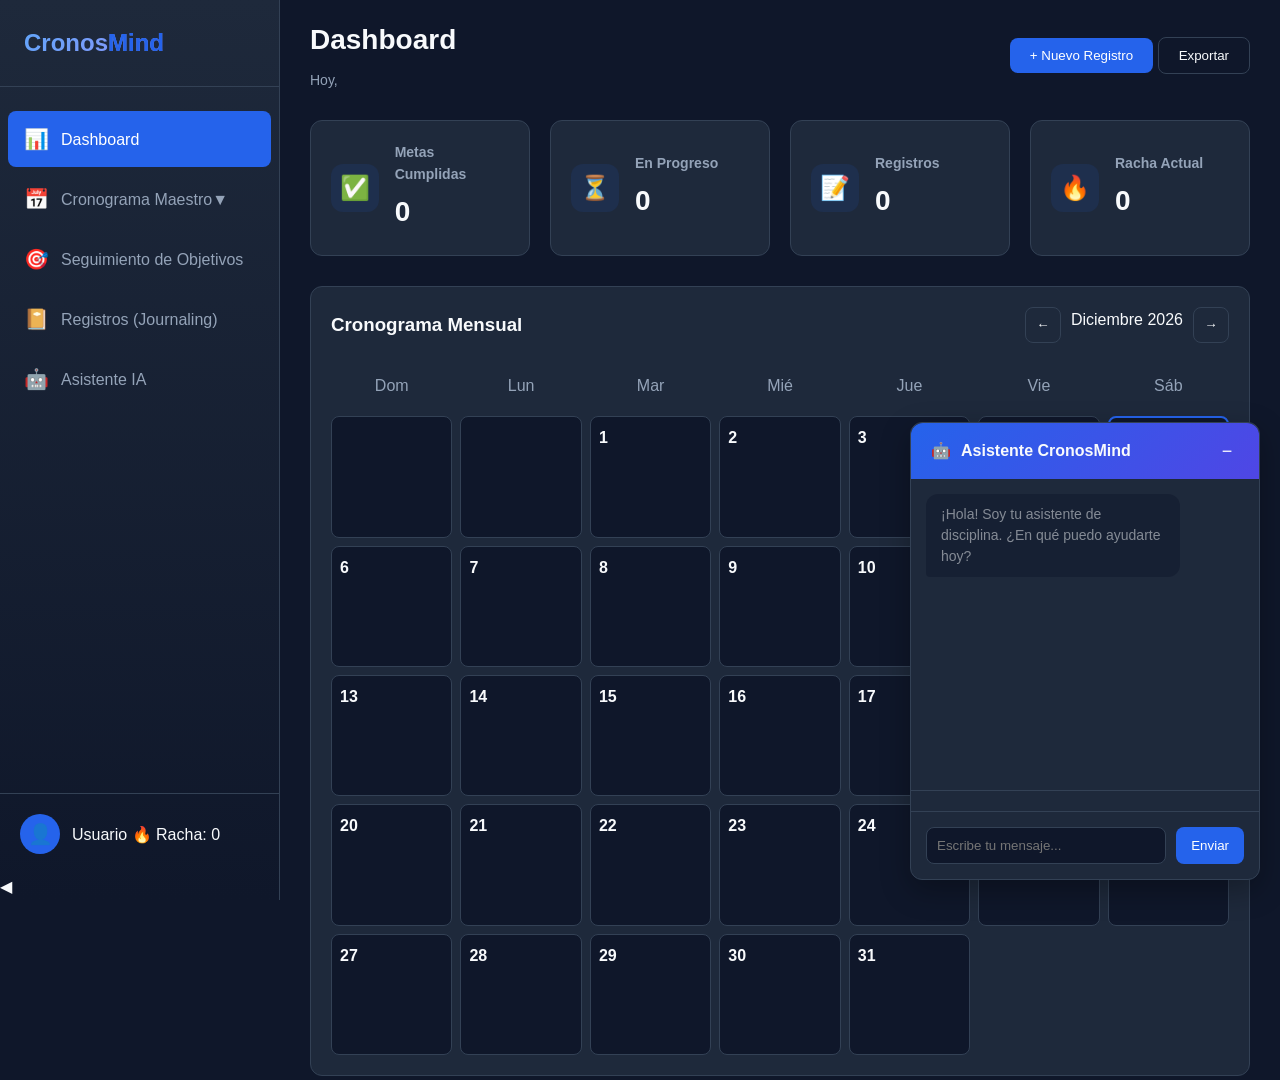
<file: index.html>
<!DOCTYPE html>
<html lang="es">
<head>
    <meta charset="UTF-8">
    <meta name="viewport" content="width=device-width, initial-scale=1.0">
    <title>CronosMind - Inicio</title>
    <!-- Redirección automática al dashboard -->
    <meta http-equiv="refresh" content="0; url=dashboard.html">
    <!-- Enlaces necesarios para el precargado -->
    <link rel="stylesheet" href="css/style.css">
    <link rel="manifest" href="manifest.json">
</head>
<body>
    <div style="display: flex; justify-content: center; align-items: center; height: 100vh; background: #0f172a; color: white;">
        <div style="text-align: center;">
            <h1 style="color: #2563eb;">CronosMind</h1>
            <p>Cargando sistema de disciplina personal...</p>
            <div style="width: 50px; height: 50px; border: 3px solid #2563eb; border-top-color: transparent; border-radius: 50%; margin: 20px auto; animation: spin 1s linear infinite;"></div>
        </div>
    </div>
    <style>
        @keyframes spin { to { transform: rotate(360deg); } }
    </style>
    <!-- Precargar datos esenciales -->
    <script src="js/main.js"></script>
    <script>
        // Inicializar sistema inmediatamente
        document.addEventListener('DOMContentLoaded', () => {
            window.cronosMind = new CronosMind();
            // La redirección ocurre automáticamente
        });
    </script>
</body>
</html>
</file>
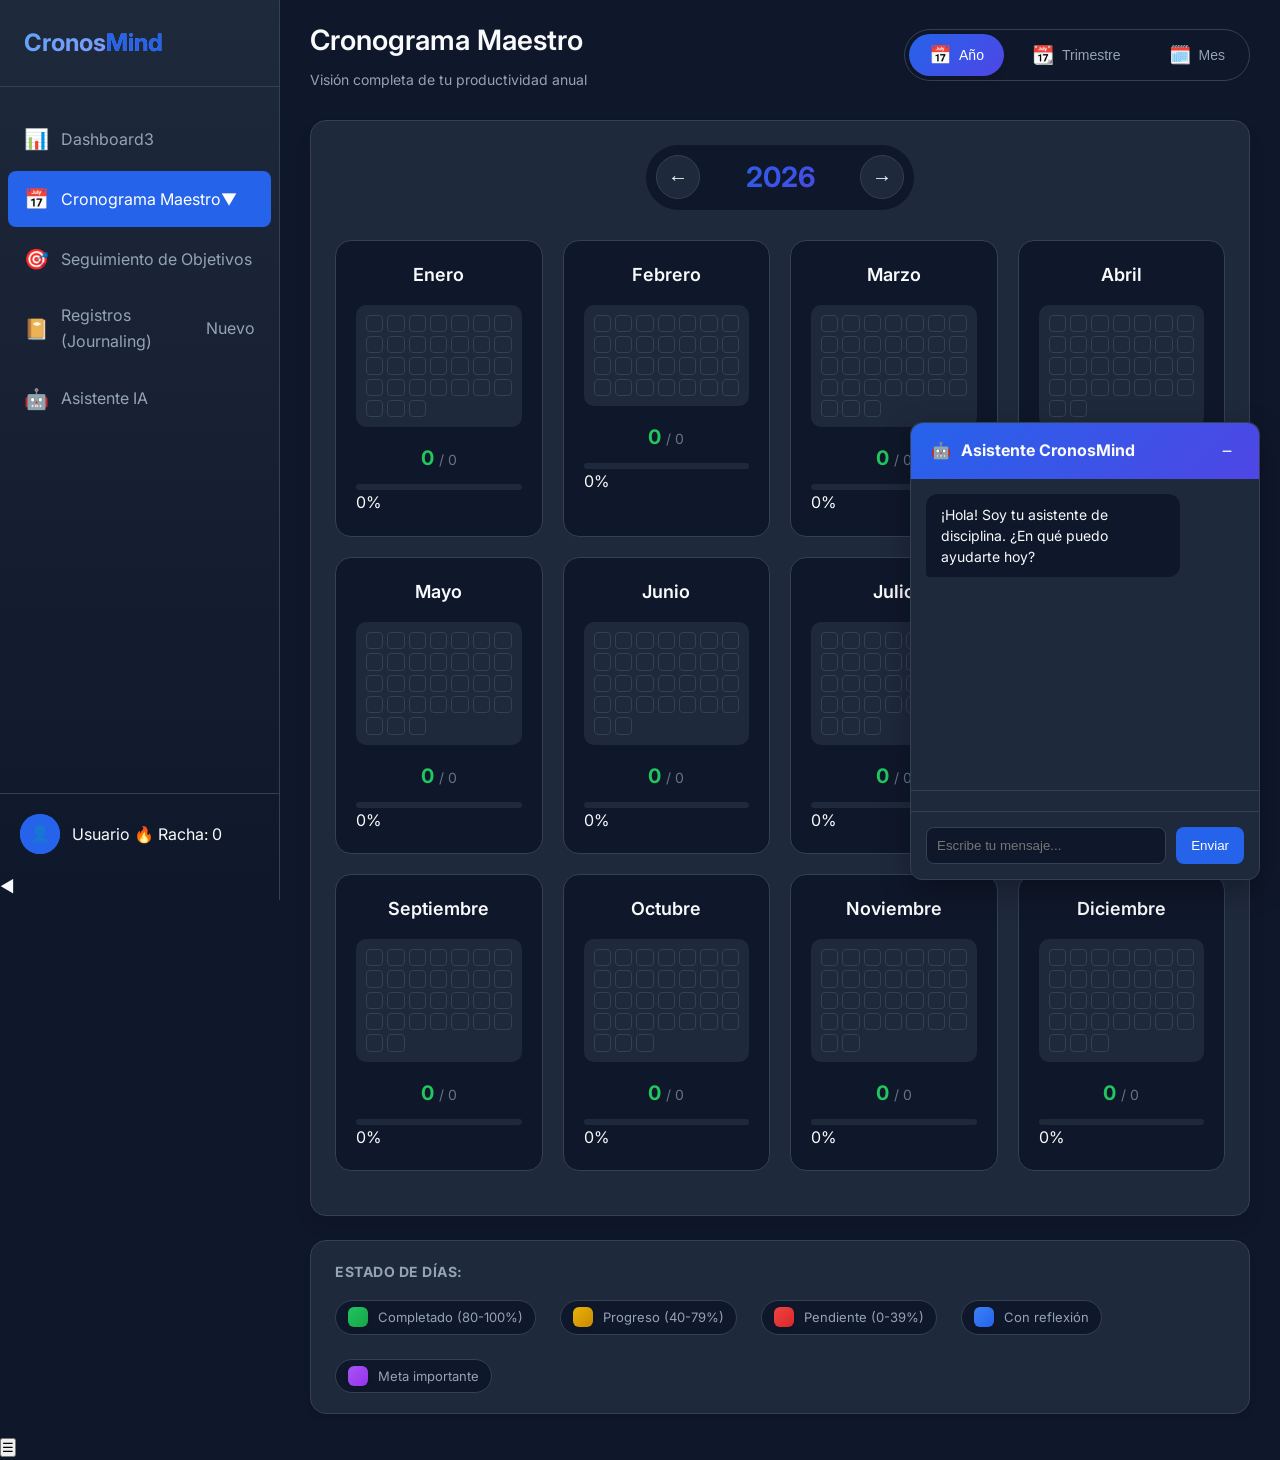
<file: cronograma.html>
<!DOCTYPE html>
<html lang="es">
<head>
    <meta charset="UTF-8">
    <meta name="viewport" content="width=device-width, initial-scale=1.0">
    <title>CronosMind - Cronograma Maestro</title>
    
    <!-- CSS -->
    <link rel="stylesheet" href="css/style.css">
    <link rel="stylesheet" href="css/components.css">
    <link rel="stylesheet" href="css/cronograma.css">
    
    <!-- Fonts -->
    <link href="https://fonts.googleapis.com/css2?family=Inter:wght@400;500;600;700;800&display=swap" rel="stylesheet">
    
    <!-- PWA -->
    <link rel="manifest" href="manifest.json">
    <meta name="theme-color" content="#2563eb">
</head>
<body>
    <div class="app-container">
        <!-- Sidebar Mejorado -->
        <nav class="sidebar">
            <div class="logo">
                <h1>Cronos<span>Mind</span></h1>
            </div>
            
            <ul class="nav-menu">
                <li class="nav-item">
                    <a href="dashboard.html">
                        <span class="icon">📊</span>
                        <span>Dashboard</span>
                        <span class="badge">3</span>
                    </a>
                </li>
                
                <li class="nav-item has-submenu active">
                    <a href="cronograma.html">
                        <span class="icon">📅</span>
                        <span>Cronograma Maestro</span>
                        <span class="arrow">▼</span>
                    </a>
                    <ul class="sub-menu">
                        <li><a href="cronograma.html?view=year" class="active-view">Vista Anual</a></li>
                        <li><a href="cronograma.html?view=quarter">Vista Trimestral</a></li>
                        <li><a href="cronograma.html?view=month">Vista Mensual</a></li>
                    </ul>
                </li>
                
                <li class="nav-item">
                    <a href="goals.html">
                        <span class="icon">🎯</span>
                        <span>Seguimiento de Objetivos</span>
                    </a>
                </li>
                
                <li class="nav-item">
                    <a href="journal.html">
                        <span class="icon">📔</span>
                        <span>Registros (Journaling)</span>
                        <span class="badge new">Nuevo</span>
                    </a>
                </li>
                
                <li class="nav-item" id="openAIAssistant">
                    <a href="#">
                        <span class="icon">🤖</span>
                        <span>Asistente IA</span>
                    </a>
                </li>
            </ul>

            <div class="sidebar-footer">
                <div class="user-info">
                    <div class="user-avatar">
                        <img src="data:image/svg+xml,%3Csvg xmlns='http://www.w3.org/2000/svg' width='40' height='40' viewBox='0 0 40 40'%3E%3Ccircle cx='20' cy='20' r='20' fill='%232563eb'/%3E%3Ctext x='20' y='25' text-anchor='middle' fill='white' font-size='16' font-family='Arial'%3E👤%3C/text%3E%3C/svg%3E" alt="Avatar">
                    </div>
                    <div class="user-details">
                        <span class="user-name" id="userNameDisplay">Usuario</span>
                        <span class="user-streak">🔥 Racha: <span id="userStreak">0</span></span>
                    </div>
                </div>
            </div>
        </nav>

        <!-- Contenido Principal -->
        <main class="main-content">
            <header class="top-bar">
                <div class="page-title">
                    <h2>Cronograma Maestro</h2>
                    <span class="date">Visión completa de tu productividad anual</span>
                </div>
                <div class="view-controls">
                    <button class="btn-view active" data-view="year">
                        <span class="icon">📅</span>
                        <span>Año</span>
                    </button>
                    <button class="btn-view" data-view="quarter">
                        <span class="icon">📆</span>
                        <span>Trimestre</span>
                    </button>
                    <button class="btn-view" data-view="month">
                        <span class="icon">🗓️</span>
                        <span>Mes</span>
                    </button>
                </div>
            </header>

            <!-- Vista Año -->
            <div class="cronograma-container" id="yearView">
                <div class="year-selector">
                    <button class="nav-year" id="prevYear">
                        <span>←</span>
                    </button>
                    <h2 id="displayYear">2026</h2>
                    <button class="nav-year" id="nextYear">
                        <span>→</span>
                    </button>
                </div>

                <div class="year-grid" id="yearGrid">
                    <!-- Generado por JavaScript -->
                </div>
            </div>

            <!-- Vista Trimestre -->
            <div class="cronograma-container" id="quarterView" style="display: none;">
                <div class="quarter-header">
                    <h2>Resumen Trimestral <span id="quarterYear">2026</span></h2>
                </div>
                <div class="quarters-grid" id="quartersGrid">
                    <!-- Generado por JavaScript -->
                </div>
                <div class="trend-chart-container">
                    <h3>Tendencia de Productividad</h3>
                    <div class="trend-chart" id="trendChart"></div>
                </div>
            </div>

            <!-- Vista Mes -->
            <div class="cronograma-container" id="monthView" style="display: none;">
                <div class="month-header">
                    <button class="back-to-year">
                        <span>←</span> Volver
                    </button>
                    <h2 id="currentMonthTitle">Marzo 2026</h2>
                    <div class="month-nav">
                        <button class="prev-month" id="prevMonth">
                            <span>←</span>
                        </button>
                        <button class="next-month" id="nextMonth">
                            <span>→</span>
                        </button>
                    </div>
                </div>

                <div class="month-calendar">
                    <div class="weekdays">
                        <div>Domingo</div>
                        <div>Lunes</div>
                        <div>Martes</div>
                        <div>Miércoles</div>
                        <div>Jueves</div>
                        <div>Viernes</div>
                        <div>Sábado</div>
                    </div>
                    <div class="days-grid" id="daysGrid">
                        <!-- Generado por JavaScript -->
                    </div>
                </div>

                <div class="month-summary" id="monthSummary">
                    <!-- Generado por JavaScript -->
                </div>
            </div>

            <!-- Leyenda de colores MEJORADA -->
            <div class="legend-container">
                <h4>Estado de días:</h4>
                <div class="legend-items">
                    <div class="legend-item">
                        <span class="color-box" style="background: linear-gradient(135deg, #22c55e, #16a34a);"></span>
                        <span>Completado (80-100%)</span>
                    </div>
                    <div class="legend-item">
                        <span class="color-box" style="background: linear-gradient(135deg, #eab308, #ca8a04);"></span>
                        <span>Progreso (40-79%)</span>
                    </div>
                    <div class="legend-item">
                        <span class="color-box" style="background: linear-gradient(135deg, #ef4444, #dc2626);"></span>
                        <span>Pendiente (0-39%)</span>
                    </div>
                    <div class="legend-item">
                        <span class="color-box" style="background: linear-gradient(135deg, #3b82f6, #2563eb);"></span>
                        <span>Con reflexión</span>
                    </div>
                    <div class="legend-item">
                        <span class="color-box" style="background: linear-gradient(135deg, #a855f7, #9333ea);"></span>
                        <span>Meta importante</span>
                    </div>
                </div>
            </div>
        </main>
    </div>

    <!-- Modal para detalles del día -->
    <div class="modal" id="dayModal" style="display: none;">
        <div class="modal-content">
            <div class="modal-header">
                <h2 id="modalDateTitle"></h2>
                <button class="modal-close" onclick="document.getElementById('dayModal').style.display='none'">×</button>
            </div>
            <div class="modal-body">
                <div class="day-details" id="dayDetails"></div>
            </div>
        </div>
    </div>

    <!-- Scripts -->
    <script src="js/main.js"></script>
    <script src="js/sidebar.js"></script>
    <script src="js/cronograma.js"></script>
    <script src="js/ai-assistant.js"></script>
    
    <script>
        document.addEventListener('DOMContentLoaded', () => {
            // Inicializar sistema
            if (!window.cronosMind) {
                window.cronosMind = new CronosMind();
            }
            
            // Inicializar cronograma
            if (typeof CronogramaMaestro !== 'undefined') {
                window.cronograma = new CronogramaMaestro();
            }
            
            // Inicializar asistente
            if (!window.aiAssistant && typeof AIAssistant !== 'undefined') {
                window.aiAssistant = new AIAssistant();
            }
            
            // Actualizar racha en sidebar
            const streakSpan = document.getElementById('userStreak');
            if (streakSpan && window.cronosMind) {
                streakSpan.textContent = window.cronosMind.calculateStreak?.() || 0;
            }
        });
    </script>
</body>
</html>
</file>
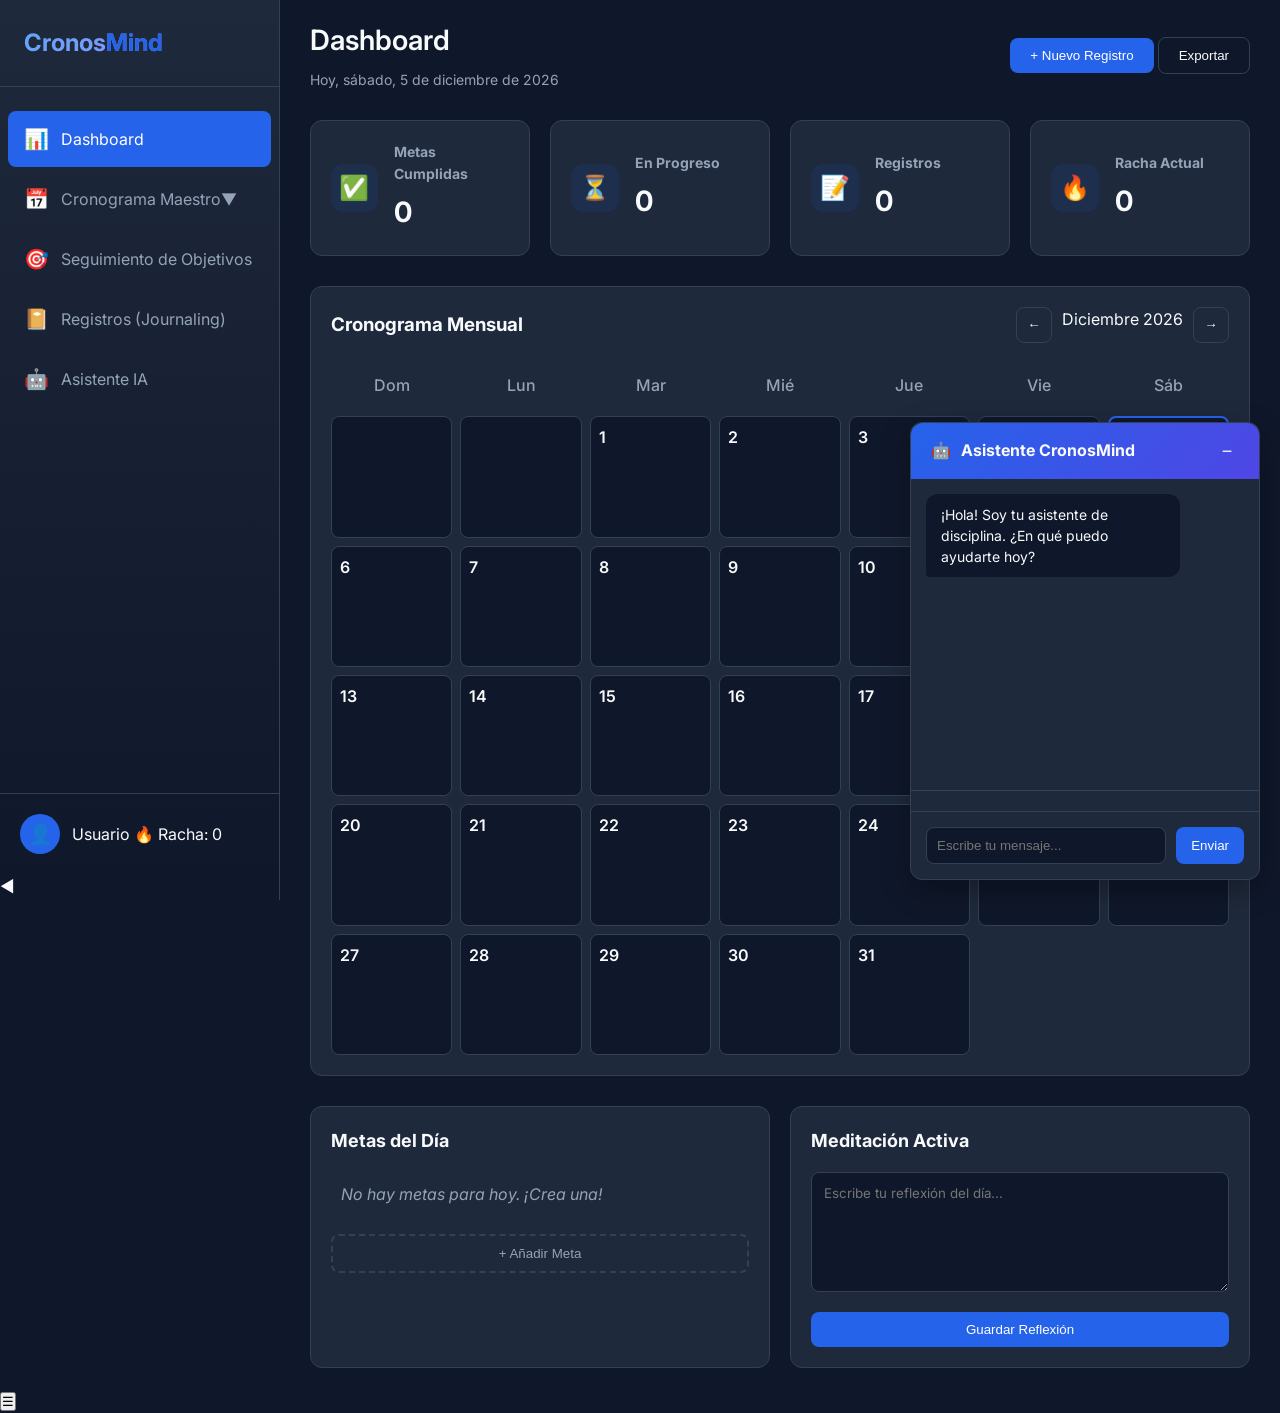
<file: dashboard.html>
<!DOCTYPE html>
<html lang="es">
<head>
    <meta charset="UTF-8">
    <meta name="viewport" content="width=device-width, initial-scale=1.0">
    <title>CronosMind - Dashboard</title>
    
    <link rel="stylesheet" href="css/style.css">
    <link rel="stylesheet" href="css/components.css">
    <link href="https://fonts.googleapis.com/css2?family=Inter:wght@400;500;600;700&display=swap" rel="stylesheet">
    <link rel="manifest" href="manifest.json">
</head>
<body>
    <div class="app-container">
        <!-- Sidebar -->
        <nav class="sidebar">
            <div class="logo">
                <h1>Cronos<span>Mind</span></h1>
            </div>
            
            <ul class="nav-menu">
                <li class="nav-item active">
                    <a href="dashboard.html">
                        <span class="icon">📊</span>
                        <span>Dashboard</span>
                    </a>
                </li>
                
                <li class="nav-item has-submenu">
                    <a href="cronograma.html">
                        <span class="icon">📅</span>
                        <span>Cronograma Maestro</span>
                        <span class="arrow">▼</span>
                    </a>
                    <ul class="sub-menu">
                        <li><a href="cronograma.html?view=year">Vista Anual</a></li>
                        <li><a href="cronograma.html?view=quarter">Vista Trimestral</a></li>
                        <li><a href="cronograma.html?view=month">Vista Mensual</a></li>
                    </ul>
                </li>
                
                <li class="nav-item">
                    <a href="goals.html">
                        <span class="icon">🎯</span>
                        <span>Seguimiento de Objetivos</span>
                    </a>
                </li>
                
                <li class="nav-item">
                    <a href="journal.html">
                        <span class="icon">📔</span>
                        <span>Registros (Journaling)</span>
                    </a>
                </li>
                
                <li class="nav-item" id="openAIAssistant">
                    <a href="#">
                        <span class="icon">🤖</span>
                        <span>Asistente IA</span>
                    </a>
                </li>
            </ul>

            <div class="sidebar-footer">
                <div class="user-info">
                    <span class="user-avatar">👤</span>
                    <div class="user-details">
                        <span class="user-name" id="userNameDisplay">Usuario</span>
                        <span class="user-streak">🔥 Racha: <span id="userStreak">0</span></span>
                    </div>
                </div>
            </div>
        </nav>

        <!-- Contenido Principal -->
        <main class="main-content">
            <header class="top-bar">
                <div class="page-title">
                    <h2>Dashboard</h2>
                    <span class="date">Hoy, <span id="currentDate"></span></span>
                </div>
                <div class="top-bar-actions">
                    <button class="btn btn-primary" id="newEntryBtn">+ Nuevo Registro</button>
                    <button class="btn btn-secondary" id="exportBtn">Exportar</button>
                </div>
            </header>

            <div class="content-wrapper">
                <!-- Stats Cards -->
                <div class="stats-grid">
                    <div class="stat-card">
                        <div class="stat-icon">✅</div>
                        <div class="stat-info">
                            <h3>Metas Cumplidas</h3>
                            <p class="stat-number" id="completedGoals">0</p>
                        </div>
                    </div>
                    <div class="stat-card">
                        <div class="stat-icon">⏳</div>
                        <div class="stat-info">
                            <h3>En Progreso</h3>
                            <p class="stat-number" id="inProgress">0</p>
                        </div>
                    </div>
                    <div class="stat-card">
                        <div class="stat-icon">📝</div>
                        <div class="stat-info">
                            <h3>Registros</h3>
                            <p class="stat-number" id="totalEntries">0</p>
                        </div>
                    </div>
                    <div class="stat-card">
                        <div class="stat-icon">🔥</div>
                        <div class="stat-info">
                            <h3>Racha Actual</h3>
                            <p class="stat-number" id="currentStreak">0</p>
                        </div>
                    </div>
                </div>

                <!-- Calendario -->
                <div class="calendar-section">
                    <div class="section-header">
                        <h3>Cronograma Mensual</h3>
                        <div class="calendar-nav">
                            <button id="prevMonth">←</button>
                            <span id="currentMonth">Marzo 2026</span>
                            <button id="nextMonth">→</button>
                        </div>
                    </div>
                    <div class="calendar-grid" id="calendarGrid"></div>
                </div>

                <!-- Metas y Journaling Rápido -->
                <div class="dual-section">
                    <div class="goals-section">
                        <h3>Metas del Día</h3>
                        <div class="goals-list" id="dailyGoals"></div>
                        <button class="btn-add-goal" id="addGoalBtn">+ Añadir Meta</button>
                    </div>
                    
                    <div class="quick-journal">
                        <h3>Meditación Activa</h3>
                        <textarea id="quickJournal" placeholder="Escribe tu reflexión del día..."></textarea>
                        <button class="btn-save-journal" id="saveQuickJournal">Guardar Reflexión</button>
                    </div>
                </div>
            </div>
        </main>
    </div>

    <!-- Modal para nuevo registro -->
    <div class="modal" id="journalModal" style="display: none;">
        <div class="modal-content">
            <h2>Nuevo Registro Diario</h2>
            <textarea id="modalJournalText" placeholder="Escribe tu reflexión del día..." rows="6"></textarea>
            <div class="modal-actions">
                <button class="btn btn-secondary" onclick="document.getElementById('journalModal').style.display='none'">Cancelar</button>
                <button class="btn btn-primary" id="saveModalJournal">Guardar</button>
            </div>
        </div>
    </div>

    <!-- Scripts - IMPORTANTE: main.js SIEMPRE primero -->
    <script src="js/main.js"></script>
    <script src="js/sidebar.js"></script>
    <script src="js/calendar.js"></script>
    <script src="js/ai-assistant.js"></script>
    
    <script>
        document.addEventListener('DOMContentLoaded', () => {
            // Inicializar sistema
            if (!window.cronosMind) {
                window.cronosMind = new CronosMind();
            }
            
            // Inicializar calendario
            if (typeof CalendarManager !== 'undefined' && document.getElementById('calendarGrid')) {
                window.calendarManager = new CalendarManager();
            }
            
            // Inicializar asistente IA (aparece en todas las páginas)
            if (typeof AIAssistant !== 'undefined' && !window.aiAssistant) {
                window.aiAssistant = new AIAssistant();
            }
            
            // Event listeners específicos
            document.getElementById('saveModalJournal')?.addEventListener('click', () => {
                const text = document.getElementById('modalJournalText')?.value;
                if (text && window.cronosMind) {
                    window.cronosMind.saveJournalEntry(text);
                    document.getElementById('journalModal').style.display = 'none';
                    document.getElementById('modalJournalText').value = '';
                }
            });
            
            // Abrir asistente desde el sidebar
            document.getElementById('openAIAssistant')?.addEventListener('click', (e) => {
                e.preventDefault();
                const assistant = document.getElementById('aiAssistant');
                if (assistant) {
                    assistant.classList.remove('minimized');
                } else if (window.aiAssistant) {
                    window.aiAssistant = new AIAssistant();
                }
            });
        });
    </script>
</body>
</html>
</file>
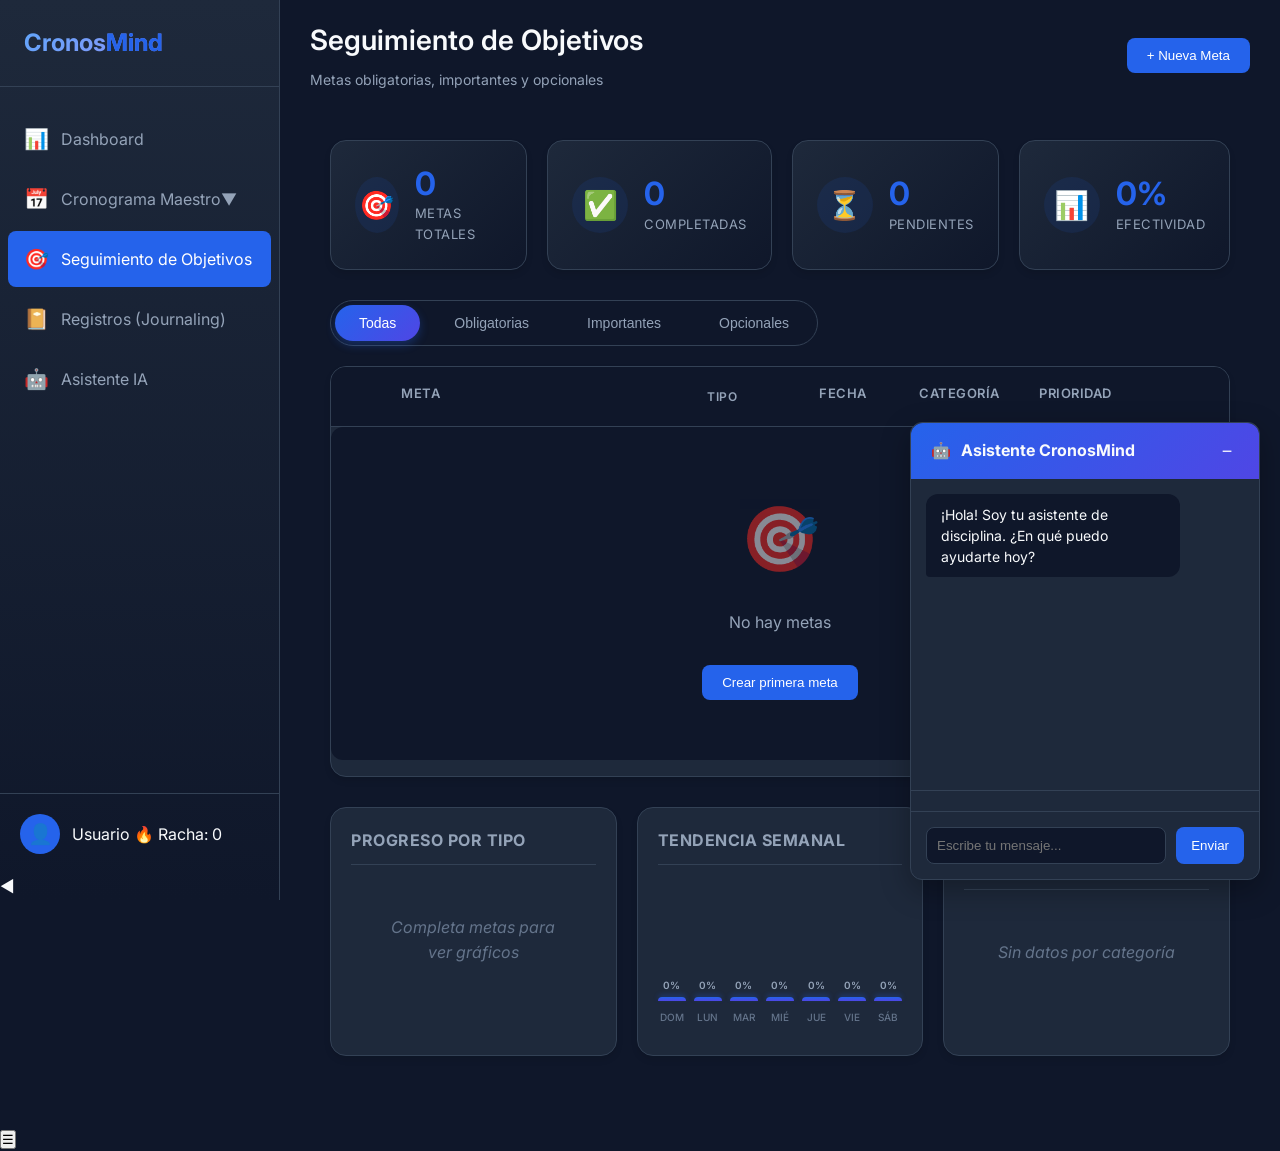
<file: goals.html>
<!DOCTYPE html>
<html lang="es">
<head>
    <meta charset="UTF-8">
    <meta name="viewport" content="width=device-width, initial-scale=1.0">
    <title>CronosMind - Seguimiento de Objetivos</title>
    
    <link rel="stylesheet" href="css/style.css">
    <link rel="stylesheet" href="css/components.css">
    <link rel="stylesheet" href="css/goals.css">
    <link href="https://fonts.googleapis.com/css2?family=Inter:wght@400;500;600;700&display=swap" rel="stylesheet">
</head>
<body>
    <div class="app-container">
        <!-- Sidebar (mismo que dashboard, con active en goals) -->
        <nav class="sidebar">
            <div class="logo">
                <h1>Cronos<span>Mind</span></h1>
            </div>
            
            <ul class="nav-menu">
                <li class="nav-item">
                    <a href="dashboard.html">
                        <span class="icon">📊</span>
                        <span>Dashboard</span>
                    </a>
                </li>
                
                <li class="nav-item has-submenu">
                    <a href="cronograma.html">
                        <span class="icon">📅</span>
                        <span>Cronograma Maestro</span>
                        <span class="arrow">▼</span>
                    </a>
                    <ul class="sub-menu">
                        <li><a href="cronograma.html?view=year">Vista Anual</a></li>
                        <li><a href="cronograma.html?view=quarter">Vista Trimestral</a></li>
                        <li><a href="cronograma.html?view=month">Vista Mensual</a></li>
                    </ul>
                </li>
                
                <li class="nav-item active">
                    <a href="goals.html">
                        <span class="icon">🎯</span>
                        <span>Seguimiento de Objetivos</span>
                    </a>
                </li>
                
                <li class="nav-item">
                    <a href="journal.html">
                        <span class="icon">📔</span>
                        <span>Registros (Journaling)</span>
                    </a>
                </li>
                
                <li class="nav-item" id="openAIAssistant">
                    <a href="#">
                        <span class="icon">🤖</span>
                        <span>Asistente IA</span>
                    </a>
                </li>
            </ul>

            <div class="sidebar-footer">
                <div class="user-info">
                    <span class="user-avatar">👤</span>
                    <div class="user-details">
                        <span class="user-name" id="userNameDisplay">Usuario</span>
                        <span class="user-streak">🔥 Racha: <span id="userStreak">0</span></span>
                    </div>
                </div>
            </div>
        </nav>

        <main class="main-content">
            <header class="top-bar">
                <div class="page-title">
                    <h2>Seguimiento de Objetivos</h2>
                    <span class="date">Metas obligatorias, importantes y opcionales</span>
                </div>
                <button class="btn btn-primary" id="newGoalBtn">+ Nueva Meta</button>
            </header>

            <div class="goals-dashboard">
                <!-- KPI -->
                <div class="goals-kpi">
                    <div class="kpi-card">
                        <div class="kpi-icon">🎯</div>
                        <div class="kpi-info">
                            <span class="kpi-value" id="totalGoals">0</span>
                            <span class="kpi-label">Metas totales</span>
                        </div>
                    </div>
                    <div class="kpi-card">
                        <div class="kpi-icon">✅</div>
                        <div class="kpi-info">
                            <span class="kpi-value" id="completedGoals">0</span>
                            <span class="kpi-label">Completadas</span>
                        </div>
                    </div>
                    <div class="kpi-card">
                        <div class="kpi-icon">⏳</div>
                        <div class="kpi-info">
                            <span class="kpi-value" id="pendingGoals">0</span>
                            <span class="kpi-label">Pendientes</span>
                        </div>
                    </div>
                    <div class="kpi-card">
                        <div class="kpi-icon">📊</div>
                        <div class="kpi-info">
                            <span class="kpi-value" id="completionRate">0%</span>
                            <span class="kpi-label">Efectividad</span>
                        </div>
                    </div>
                </div>

                <!-- Tabs -->
                <div class="goals-tabs">
                    <button class="tab-btn active" data-type="all">Todas</button>
                    <button class="tab-btn" data-type="obligatoria">Obligatorias</button>
                    <button class="tab-btn" data-type="importante">Importantes</button>
                    <button class="tab-btn" data-type="opcional">Opcionales</button>
                </div>

                <!-- Lista de metas -->
                <div class="goals-list-container">
                    <div class="goals-header">
                        <div class="goal-check"></div>
                        <div class="goal-title">Meta</div>
                        <div class="goal-type">Tipo</div>
                        <div class="goal-date">Fecha</div>
                        <div class="goal-category">Categoría</div>
                        <div class="goal-priority">Prioridad</div>
                        <div class="goal-actions"></div>
                    </div>
                    <div id="goalsList" class="goals-list"></div>
                </div>

                <!-- Charts -->
                <div class="goals-charts">
                    <div class="chart-card">
                        <h3>Progreso por tipo</h3>
                        <div class="pie-chart" id="typeChart"></div>
                    </div>
                    <div class="chart-card">
                        <h3>Tendencia semanal</h3>
                        <div class="line-chart" id="trendChart"></div>
                    </div>
                    <div class="chart-card">
                        <h3>Distribución por categoría</h3>
                        <div class="bar-chart" id="categoryChart"></div>
                    </div>
                </div>
            </div>
        </main>
    </div>

    <!-- Modal Nueva Meta -->
    <div class="modal" id="goalModal" style="display: none;">
        <div class="modal-content">
            <h2>Nueva Meta</h2>
            <form id="goalForm">
                <div class="form-group">
                    <label>Título</label>
                    <input type="text" id="goalTitle" required>
                </div>
                <div class="form-row">
                    <div class="form-group">
                        <label>Tipo</label>
                        <select id="goalType">
                            <option value="obligatoria">Obligatoria</option>
                            <option value="importante">Importante</option>
                            <option value="opcional">Opcional</option>
                        </select>
                    </div>
                    <div class="form-group">
                        <label>Categoría</label>
                        <select id="goalCategory">
                            <option value="salud">Salud</option>
                            <option value="desarrollo">Desarrollo</option>
                            <option value="trabajo">Trabajo</option>
                            <option value="personal">Personal</option>
                            <option value="bienestar">Bienestar</option>
                        </select>
                    </div>
                </div>
                <div class="form-row">
                    <div class="form-group">
                        <label>Prioridad</label>
                        <select id="goalPriority">
                            <option value="alta">Alta</option>
                            <option value="media">Media</option>
                            <option value="baja">Baja</option>
                        </select>
                    </div>
                    <div class="form-group">
                        <label>Fecha límite</label>
                        <input type="date" id="goalDeadline">
                    </div>
                </div>
                <div class="form-row" id="scheduleRow" style="display:none;">
                    <div class="form-group">
                        <label>Frecuencia</label>
                        <select id="goalScheduleType">
                            <option value="diario">Diario</option>
                            <option value="semanal">De lunes a viernes</option>
                            <option value="fin-de-semana">Solo fines de semana</option>
                            <option value="personalizado">Personalizado</option>
                        </select>
                    </div>
                    <div class="form-group" id="weekdaysRow" style="display:none;">
                        <label>Días</label>
                        <div class="weekdays-checkboxes">
                            <label><input type="checkbox" value="0" class="weekday-checkbox"> Dom</label>
                            <label><input type="checkbox" value="1" class="weekday-checkbox"> Lun</label>
                            <label><input type="checkbox" value="2" class="weekday-checkbox"> Mar</label>
                            <label><input type="checkbox" value="3" class="weekday-checkbox"> Mié</label>
                            <label><input type="checkbox" value="4" class="weekday-checkbox"> Jue</label>
                            <label><input type="checkbox" value="5" class="weekday-checkbox"> Vie</label>
                            <label><input type="checkbox" value="6" class="weekday-checkbox"> Sáb</label>
                        </div>
                    </div>
                </div>
                <div class="form-row" id="notificationRow" style="display:none;">
                    <div class="form-group">
                        <label>Notificación</label>
                        <select id="goalNotificationType">
                            <option value="none">Sin notificación</option>
                            <option value="todos">Todos los días</option>
                            <option value="seleccionados">Días seleccionados</option>
                        </select>
                    </div>
                    <div class="form-group" id="notifyWeekdaysRow" style="display:none;">
                        <label>Días de notificación</label>
                        <div class="weekdays-checkboxes">
                            <label><input type="checkbox" value="0" class="notify-weekday-checkbox"> Dom</label>
                            <label><input type="checkbox" value="1" class="notify-weekday-checkbox"> Lun</label>
                            <label><input type="checkbox" value="2" class="notify-weekday-checkbox"> Mar</label>
                            <label><input type="checkbox" value="3" class="notify-weekday-checkbox"> Mié</label>
                            <label><input type="checkbox" value="4" class="notify-weekday-checkbox"> Jue</label>
                            <label><input type="checkbox" value="5" class="notify-weekday-checkbox"> Vie</label>
                            <label><input type="checkbox" value="6" class="notify-weekday-checkbox"> Sáb</label>
                        </div>
                    </div>
                </div>
                <div class="form-group">
                    <label>Descripción</label>
                    <textarea id="goalDescription" rows="2"></textarea>
                </div>
                <div class="form-actions">
                    <button type="button" class="btn btn-secondary" onclick="document.getElementById('goalModal').style.display='none'">Cancelar</button>
                    <button type="submit" class="btn btn-primary">Crear Meta</button>
                </div>
            </form>
        </div>
    </div>

    <!-- Scripts -->
    <script src="js/main.js"></script>
    <script src="js/sidebar.js"></script>
    <script src="js/goals.js"></script>
    <script src="js/ai-assistant.js"></script>
    
    <script>
        document.addEventListener('DOMContentLoaded', () => {
            if (!window.cronosMind) {
                window.cronosMind = new CronosMind();
            }
            
            if (typeof GoalsManager !== 'undefined' && document.querySelector('.goals-dashboard')) {
                window.goalsManager = new GoalsManager();
            }
            
            if (typeof AIAssistant !== 'undefined' && !window.aiAssistant) {
                window.aiAssistant = new AIAssistant();
            }
            
            document.getElementById('newGoalBtn')?.addEventListener('click', () => {
                document.getElementById('goalModal').style.display = 'flex';
                const today = new Date().toISOString().split('T')[0];
                document.getElementById('goalDeadline').value = today;
            });
            
            // El event listener del formulario está manejado en goals.js
        });
    </script>
</body>
</html>
</file>
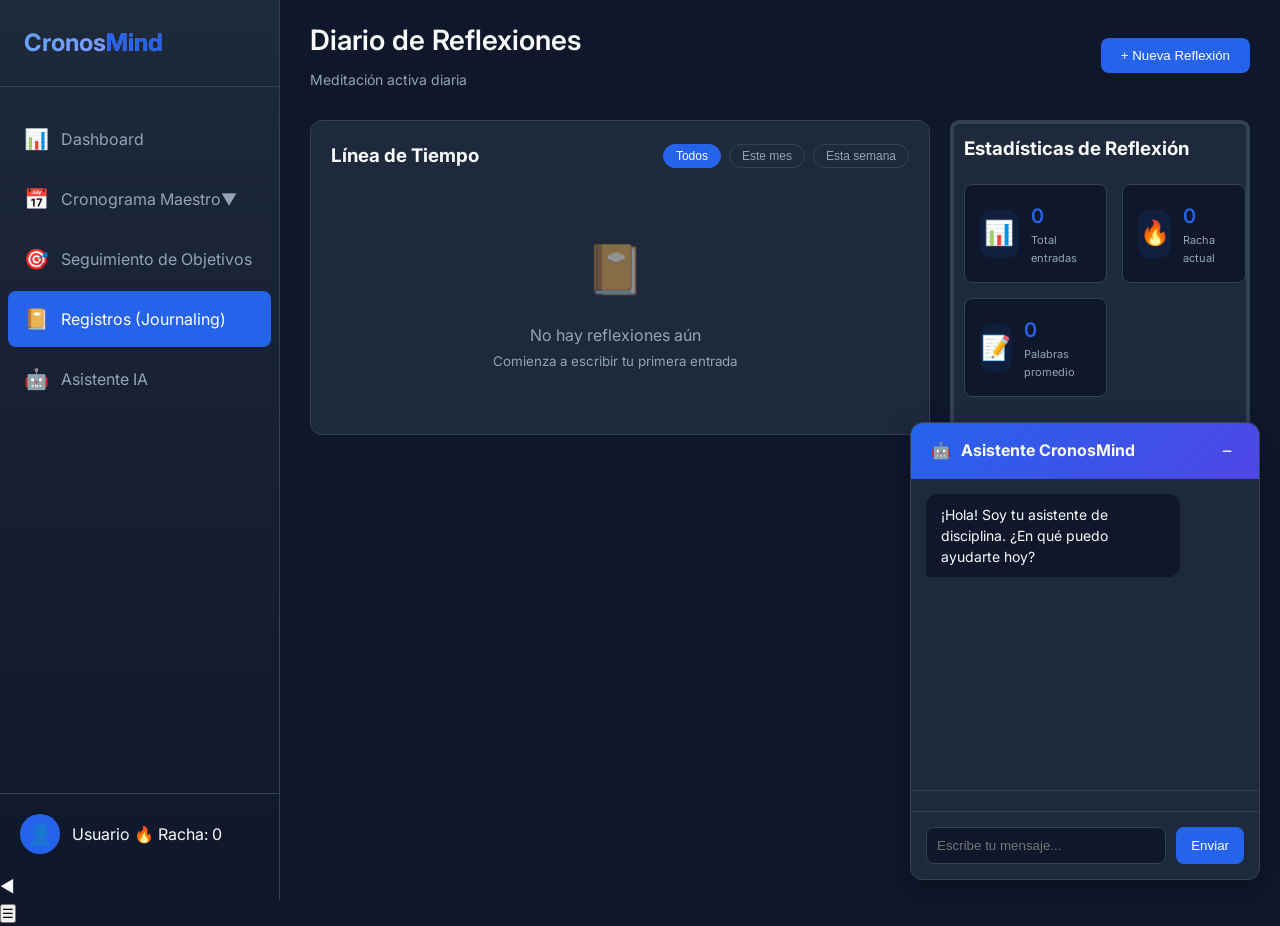
<file: journal.html>
<!DOCTYPE html>
<html lang="es">
<head>
    <meta charset="UTF-8">
    <meta name="viewport" content="width=device-width, initial-scale=1.0">
    <title>CronosMind - Journaling</title>
    
    <link rel="stylesheet" href="css/style.css">
    <link rel="stylesheet" href="css/components.css">
    <link rel="stylesheet" href="css/journal.css">
    <link href="https://fonts.googleapis.com/css2?family=Inter:wght@400;500;600;700&display=swap" rel="stylesheet">
</head>
<body>
    <div class="app-container">
        <!-- Sidebar (mismo que dashboard, con active en journal) -->
        <nav class="sidebar">
            <div class="logo">
                <h1>Cronos<span>Mind</span></h1>
            </div>
            
            <ul class="nav-menu">
                <li class="nav-item">
                    <a href="dashboard.html">
                        <span class="icon">📊</span>
                        <span>Dashboard</span>
                    </a>
                </li>
                
                <li class="nav-item has-submenu">
                    <a href="cronograma.html">
                        <span class="icon">📅</span>
                        <span>Cronograma Maestro</span>
                        <span class="arrow">▼</span>
                    </a>
                    <ul class="sub-menu">
                        <li><a href="cronograma.html?view=year">Vista Anual</a></li>
                        <li><a href="cronograma.html?view=quarter">Vista Trimestral</a></li>
                        <li><a href="cronograma.html?view=month">Vista Mensual</a></li>
                    </ul>
                </li>
                
                <li class="nav-item">
                    <a href="goals.html">
                        <span class="icon">🎯</span>
                        <span>Seguimiento de Objetivos</span>
                    </a>
                </li>
                
                <li class="nav-item active">
                    <a href="journal.html">
                        <span class="icon">📔</span>
                        <span>Registros (Journaling)</span>
                    </a>
                </li>
                
                <li class="nav-item" id="openAIAssistant">
                    <a href="#">
                        <span class="icon">🤖</span>
                        <span>Asistente IA</span>
                    </a>
                </li>
            </ul>

            <div class="sidebar-footer">
                <div class="user-info">
                    <span class="user-avatar">👤</span>
                    <div class="user-details">
                        <span class="user-name" id="userNameDisplay">Usuario</span>
                        <span class="user-streak">🔥 Racha: <span id="userStreak">0</span></span>
                    </div>
                </div>
            </div>
        </nav>

        <main class="main-content">
            <header class="top-bar">
                <div class="page-title">
                    <h2>Diario de Reflexiones</h2>
                    <span class="date">Meditación activa diaria</span>
                </div>
                <button class="btn btn-primary" id="newJournalBtn">+ Nueva Reflexión</button>
            </header>

            <div class="journal-container">
                <!-- Editor -->
                <div class="journal-editor" id="journalEditor" style="display: none;">
                    <div class="editor-header">
                        <h3>Nueva Entrada</h3>
                        <div class="editor-tools">
                            <select id="moodSelector">
                                <option value="motivado">🔥 Motivado</option>
                                <option value="feliz">😊 Feliz</option>
                                <option value="neutral">😐 Neutral</option>
                                <option value="cansado">😴 Cansado</option>
                                <option value="estresado">😫 Estresado</option>
                            </select>
                            <button class="btn-save" id="saveJournalBtn">Guardar</button>
                            <button class="btn-cancel" id="cancelJournalBtn">Cancelar</button>
                        </div>
                    </div>
                    <textarea id="journalText" placeholder="Escribe tu reflexión del día..."></textarea>
                </div>

                <!-- Timeline -->
                <div class="journal-timeline">
                    <div class="timeline-header">
                        <h3>Línea de Tiempo</h3>
                        <div class="timeline-filters">
                            <button class="filter-btn active" data-filter="all">Todos</button>
                            <button class="filter-btn" data-filter="month">Este mes</button>
                            <button class="filter-btn" data-filter="week">Esta semana</button>
                        </div>
                    </div>
                    <div class="timeline-entries" id="timelineEntries"></div>
                </div>

                <!-- Stats -->
                <div class="journal-stats">
                    <h3>Estadísticas de Reflexión</h3>
                    <div class="stats-grid">
                        <div class="stat-card">
                            <div class="stat-icon">📊</div>
                            <div class="stat-info">
                                <span class="stat-value" id="totalEntries">0</span>
                                <span class="stat-label">Total entradas</span>
                            </div>
                        </div>
                        <div class="stat-card">
                            <div class="stat-icon">🔥</div>
                            <div class="stat-info">
                                <span class="stat-value" id="currentStreak">0</span>
                                <span class="stat-label">Racha actual</span>
                            </div>
                        </div>
                        <div class="stat-card">
                            <div class="stat-icon">📝</div>
                            <div class="stat-info">
                                <span class="stat-value" id="avgWords">0</span>
                                <span class="stat-label">Palabras promedio</span>
                            </div>
                        </div>
                    </div>
                    <div class="heat-calendar">
                        <h4>Actividad de journaling</h4>
                        <div class="heat-grid" id="heatGrid"></div>
                    </div>
                </div>
            </div>
        </main>
    </div>

    <!-- Scripts -->
    <script src="js/main.js"></script>
    <script src="js/sidebar.js"></script>
    <script src="js/journal.js"></script>
    <script src="js/ai-assistant.js"></script>
    
    <script>
        document.addEventListener('DOMContentLoaded', () => {
            if (!window.cronosMind) {
                window.cronosMind = new CronosMind();
            }
            
            if (typeof JournalManager !== 'undefined' && document.querySelector('.journal-container')) {
                window.journalManager = new JournalManager();
            }
            
            if (typeof AIAssistant !== 'undefined' && !window.aiAssistant) {
                window.aiAssistant = new AIAssistant();
            }
            
            // Event listeners
            document.getElementById('newJournalBtn')?.addEventListener('click', () => {
                if (window.journalManager) {
                    window.journalManager.showEditor();
                } else {
                    document.getElementById('journalEditor').style.display = 'block';
                }
            });
            
            document.getElementById('saveJournalBtn')?.addEventListener('click', () => {
                const text = document.getElementById('journalText')?.value;
                const mood = document.getElementById('moodSelector')?.value;
                
                if (text && window.cronosMind) {
                    window.cronosMind.saveJournalEntry(text, mood);
                    
                    if (window.journalManager) {
                        window.journalManager.hideEditor();
                        window.journalManager.renderTimeline();
                    } else {
                        document.getElementById('journalEditor').style.display = 'none';
                        document.getElementById('journalText').value = '';
                        // Recargar para mostrar cambios
                        setTimeout(() => location.reload(), 500);
                    }
                }
            });
            
            document.getElementById('cancelJournalBtn')?.addEventListener('click', () => {
                if (window.journalManager) {
                    window.journalManager.hideEditor();
                } else {
                    document.getElementById('journalEditor').style.display = 'none';
                    document.getElementById('journalText').value = '';
                }
            });
        });
    </script>
</body>
</html>
</file>
<file: css/style.css>
:root {
    --primary-color: #2563eb;
    --secondary-color: #4f46e5;
    --background-dark: #0f172a;
    --background-light: #1e293b;
    --text-primary: #f8fafc;
    --text-secondary: #94a3b8;
    --accent-green: #22c55e;
    --accent-red: #ef4444;
    --accent-yellow: #eab308;
    --sidebar-width: 280px;
    --header-height: 70px;
    --border-color: #334155;
}

* {
    margin: 0;
    padding: 0;
    box-sizing: border-box;
}

body {
    font-family: 'Inter', sans-serif;
    background-color: var(--background-dark);
    color: var(--text-primary);
    line-height: 1.6;
}

.app-container {
    display: flex;
    min-height: 100vh;
}

/* Sidebar Styles */
.sidebar {
    width: var(--sidebar-width);
    background: linear-gradient(180deg, var(--background-light) 0%, #0f172a 100%);
    border-right: 1px solid var(--border-color);
    display: flex;
    flex-direction: column;
    position: fixed;
    height: 100vh;
    overflow-y: auto;
}

.logo {
    padding: 24px;
    border-bottom: 1px solid var(--border-color);
}

.logo h1 {
    font-size: 24px;
    font-weight: 700;
    background: linear-gradient(135deg, #60a5fa, #a78bfa);
    -webkit-background-clip: text;
    -webkit-text-fill-color: transparent;
}

.logo span {
    background: none;
    -webkit-text-fill-color: var(--primary-color);
}

.nav-menu {
    list-style: none;
    padding: 20px 0;
    flex: 1;
}

.nav-item {
    margin: 4px 8px;
}

.nav-item a {
    display: flex;
    align-items: center;
    padding: 12px 16px;
    color: var(--text-secondary);
    text-decoration: none;
    border-radius: 8px;
    transition: all 0.3s ease;
}

.nav-item a:hover {
    background: rgba(37, 99, 235, 0.1);
    color: var(--text-primary);
}

.nav-item.active a {
    background: var(--primary-color);
    color: white;
}

.nav-item .icon {
    margin-right: 12px;
    font-size: 20px;
}

.sub-menu {
    list-style: none;
    margin-left: 44px;
    margin-top: 4px;
    display: none; /* Oculto por defecto */
}

.nav-item:hover .sub-menu {
    display: block; /* Mostrar en hover */
}

.sub-menu a {
    padding: 8px 16px;
    font-size: 14px;
}

.sidebar-footer {
    padding: 20px;
    border-top: 1px solid var(--border-color);
}

.user-info {
    display: flex;
    align-items: center;
    gap: 12px;
}

.user-avatar {
    width: 40px;
    height: 40px;
    background: var(--primary-color);
    border-radius: 50%;
    display: flex;
    align-items: center;
    justify-content: center;
    font-size: 20px;
}

/* Main Content */
.main-content {
    flex: 1;
    margin-left: var(--sidebar-width);
    padding: 20px 30px;
}

.top-bar {
    display: flex;
    justify-content: space-between;
    align-items: center;
    margin-bottom: 30px;
    height: var(--header-height);
}

.page-title h2 {
    font-size: 28px;
    font-weight: 600;
    margin-bottom: 4px;
}

.page-title .date {
    color: var(--text-secondary);
    font-size: 14px;
}

.btn {
    padding: 10px 20px;
    border-radius: 8px;
    border: none;
    font-weight: 500;
    cursor: pointer;
    transition: all 0.3s ease;
}

.btn-primary {
    background: var(--primary-color);
    color: white;
}

.btn-primary:hover {
    background: var(--secondary-color);
    transform: translateY(-2px);
}

.btn-secondary {
    background: transparent;
    border: 1px solid var(--border-color);
    color: var(--text-primary);
}

.btn-secondary:hover {
    background: var(--background-light);
}

/* Stats Grid */
.stats-grid {
    display: grid;
    grid-template-columns: repeat(4, 1fr);
    gap: 20px;
    margin-bottom: 30px;
}

.stat-card {
    background: var(--background-light);
    border-radius: 12px;
    padding: 20px;
    display: flex;
    align-items: center;
    gap: 16px;
    border: 1px solid var(--border-color);
    transition: transform 0.3s ease;
}

.stat-card:hover {
    transform: translateY(-4px);
}

.stat-icon {
    width: 48px;
    height: 48px;
    background: rgba(37, 99, 235, 0.1);
    border-radius: 12px;
    display: flex;
    align-items: center;
    justify-content: center;
    font-size: 24px;
}

.stat-info h3 {
    font-size: 14px;
    color: var(--text-secondary);
    margin-bottom: 4px;
}

.stat-number {
    font-size: 28px;
    font-weight: 700;
}

/* Calendar Section */
.calendar-section {
    background: var(--background-light);
    border-radius: 12px;
    padding: 20px;
    margin-bottom: 30px;
    border: 1px solid var(--border-color);
}

.section-header {
    display: flex;
    justify-content: space-between;
    align-items: center;
    margin-bottom: 20px;
}

.calendar-nav {
    display: flex;
    gap: 10px;
}

.calendar-nav button {
    background: transparent;
    border: 1px solid var(--border-color);
    color: var(--text-primary);
    width: 36px;
    height: 36px;
    border-radius: 8px;
    cursor: pointer;
    transition: all 0.3s ease;
}

.calendar-nav button:hover {
    background: var(--primary-color);
}

.calendar-grid {
    display: grid;
    grid-template-columns: repeat(7, 1fr);
    gap: 8px;
}

.calendar-day-header {
    text-align: center;
    padding: 10px;
    color: var(--text-secondary);
    font-weight: 500;
}

.calendar-day {
    aspect-ratio: 1;
    background: var(--background-dark);
    border: 1px solid var(--border-color);
    border-radius: 8px;
    padding: 8px;
    cursor: pointer;
    transition: all 0.3s ease;
    display: flex;
    flex-direction: column;
}

.calendar-day:hover {
    border-color: var(--primary-color);
    transform: scale(1.02);
}

.calendar-day.today {
    border: 2px solid var(--primary-color);
}

.calendar-day.has-entry {
    background: rgba(34, 197, 94, 0.1);
}

.day-number {
    font-weight: 600;
    margin-bottom: 4px;
}

.day-indicator {
    width: 8px;
    height: 8px;
    border-radius: 50%;
    background: var(--accent-green);
    margin-top: auto;
}

/* Dual Section */
.dual-section {
    display: grid;
    grid-template-columns: 1fr 1fr;
    gap: 20px;
}

.goals-section, .quick-journal {
    background: var(--background-light);
    border-radius: 12px;
    padding: 20px;
    border: 1px solid var(--border-color);
}

.goals-section h3, .quick-journal h3 {
    margin-bottom: 16px;
    font-size: 18px;
}

.goals-list {
    margin-bottom: 16px;
}

.goal-item {
    display: flex;
    align-items: center;
    padding: 10px;
    background: var(--background-dark);
    border-radius: 8px;
    margin-bottom: 8px;
}

.goal-item input[type="checkbox"] {
    margin-right: 12px;
    width: 18px;
    height: 18px;
    cursor: pointer;
}

.goal-item label {
    flex: 1;
    cursor: pointer;
}

.goal-type {
    font-size: 12px;
    padding: 4px 8px;
    border-radius: 4px;
    background: rgba(37, 100, 235, 0);
    color: var(--text-secondary);
}

.goal-type.obligatoria {
    background: rgba(239, 68, 68, 0.2);
    color: var(--accent-red);
}

.goal-type.opcional {
    background: rgba(234, 179, 8, 0.2);
    color: var(--accent-yellow);
}

.btn-add-goal {
    width: 100%;
    padding: 10px;
    background: transparent;
    border: 2px dashed var(--border-color);
    color: var(--text-secondary);
    border-radius: 8px;
    cursor: pointer;
    transition: all 0.3s ease;
}

.btn-add-goal:hover {
    border-color: var(--primary-color);
    color: var(--primary-color);
}

.quick-journal textarea {
    width: 100%;
    height: 120px;
    background: var(--background-dark);
    border: 1px solid var(--border-color);
    border-radius: 8px;
    padding: 12px;
    color: var(--text-primary);
    font-family: inherit;
    resize: vertical;
    margin-bottom: 12px;
}

.quick-journal textarea:focus {
    outline: none;
    border-color: var(--primary-color);
}

.btn-save-journal {
    width: 100%;
    padding: 10px;
    background: var(--primary-color);
    color: white;
    border: none;
    border-radius: 8px;
    cursor: pointer;
    transition: all 0.3s ease;
}

.btn-save-journal:hover {
    background: var(--secondary-color);
}

/* Scrollbar Personalizada */
::-webkit-scrollbar {
    width: 8px;
}

::-webkit-scrollbar-track {
    background: var(--background-dark);
}

::-webkit-scrollbar-thumb {
    background: var(--border-color);
    border-radius: 4px;
}

::-webkit-scrollbar-thumb:hover {
    background: var(--primary-color);
}

/* Responsive */
@media (max-width: 1024px) {
    .stats-grid {
        grid-template-columns: repeat(2, 1fr);
    }
    
    .dual-section {
        grid-template-columns: 1fr;
    }
}

@media (max-width: 768px) {
    .sidebar {
        width: 80px;
    }
    
    .logo h1 {
        font-size: 0;
    }
    
    .logo h1::first-letter {
        font-size: 24px;
    }
    
    .nav-item span:last-child {
        display: none;
    }
    
    .main-content {
        margin-left: 80px;
    }
}
</file>
<file: css/components.css>
/* Modal Styles */
.modal {
    position: fixed;
    top: 0;
    left: 0;
    width: 100%;
    height: 100%;
    background: rgba(0, 0, 0, 0.8);
    display: flex;
    align-items: center;
    justify-content: center;
    z-index: 1000;
    animation: fadeIn 0.3s ease;
}

.modal-content {
    background: var(--background-light);
    border-radius: 12px;
    padding: 30px;
    max-width: 500px;
    width: 90%;
    max-height: 80vh;
    overflow-y: auto;
    border: 1px solid var(--border-color);
    animation: slideUp 0.3s ease;
}

@keyframes fadeIn {
    from { opacity: 0; }
    to { opacity: 1; }
}

@keyframes slideUp {
    from {
        transform: translateY(50px);
        opacity: 0;
    }
    to {
        transform: translateY(0);
        opacity: 1;
    }
}

.modal h2 {
    margin-bottom: 20px;
    color: var(--text-primary);
}

.modal-date {
    color: var(--text-secondary);
    margin-bottom: 20px;
    font-size: 14px;
}

.modal textarea {
    width: 100%;
    height: 150px;
    background: var(--background-dark);
    border: 1px solid var(--border-color);
    border-radius: 8px;
    padding: 12px;
    color: var(--text-primary);
    margin-bottom: 20px;
}

.modal-actions {
    display: flex;
    gap: 10px;
    justify-content: flex-end;
}

/* Day Details Modal */
.day-entries, .day-goals {
    margin: 20px 0;
}

.entry-item {
    background: var(--background-dark);
    border-radius: 8px;
    padding: 12px;
    margin-bottom: 10px;
}

.entry-item p {
    margin-bottom: 5px;
}

.entry-item small {
    color: var(--text-secondary);
    font-size: 12px;
}

.no-data {
    color: var(--text-secondary);
    font-style: italic;
    padding: 10px;
}

/* AI Assistant Styles */
.ai-assistant {
    position: fixed;
    bottom: 20px;
    right: 20px;
    width: 350px;
    background: var(--background-light);
    border: 1px solid var(--border-color);
    border-radius: 12px;
    box-shadow: 0 10px 30px rgba(0, 0, 0, 0.3);
    z-index: 999;
    transition: all 0.3s ease;
}

.ai-assistant.minimized {
    height: 60px;
    overflow: hidden;
}

.assistant-header {
    padding: 15px 20px;
    background: linear-gradient(135deg, var(--primary-color), var(--secondary-color));
    border-radius: 12px 12px 0 0;
    display: flex;
    align-items: center;
    gap: 10px;
    cursor: pointer;
}

.assistant-header h3 {
    flex: 1;
    font-size: 16px;
}

.minimize-btn {
    background: transparent;
    border: none;
    color: white;
    font-size: 18px;
    cursor: pointer;
    width: 24px;
    height: 24px;
    display: flex;
    align-items: center;
    justify-content: center;
    border-radius: 4px;
}

.minimize-btn:hover {
    background: rgba(255, 255, 255, 0.2);
}

.assistant-body {
    height: 400px;
    display: flex;
    flex-direction: column;
}

.messages-container {
    flex: 1;
    overflow-y: auto;
    padding: 15px;
    display: flex;
    flex-direction: column;
    gap: 10px;
}

.message {
    max-width: 80%;
    padding: 10px 15px;
    border-radius: 12px;
    animation: fadeIn 0.3s ease;
}

.message.assistant {
    background: var(--background-dark);
    align-self: flex-start;
    border-bottom-left-radius: 4px;
}

.message.user {
    background: var(--primary-color);
    align-self: flex-end;
    border-bottom-right-radius: 4px;
}

.message p {
    font-size: 14px;
    line-height: 1.5;
}

.suggestions-container {
    padding: 10px 15px;
    display: flex;
    gap: 8px;
    flex-wrap: wrap;
    border-top: 1px solid var(--border-color);
    border-bottom: 1px solid var(--border-color);
}

.suggestion-btn {
    background: var(--background-dark);
    border: 1px solid var(--border-color);
    color: var(--text-secondary);
    padding: 6px 12px;
    border-radius: 16px;
    font-size: 12px;
    cursor: pointer;
    transition: all 0.3s ease;
}

.suggestion-btn:hover {
    background: var(--primary-color);
    color: white;
    border-color: var(--primary-color);
}

.suggestion-btn.action-btn {
    background: var(--primary-color);
    color: white;
    border: none;
}

.input-container {
    padding: 15px;
    display: flex;
    gap: 10px;
}

#assistantInput {
    flex: 1;
    background: var(--background-dark);
    border: 1px solid var(--border-color);
    border-radius: 8px;
    padding: 10px;
    color: var(--text-primary);
}

#assistantInput:focus {
    outline: none;
    border-color: var(--primary-color);
}

#sendMessageBtn {
    background: var(--primary-color);
    border: none;
    color: white;
    padding: 0 15px;
    border-radius: 8px;
    cursor: pointer;
    transition: all 0.3s ease;
}

#sendMessageBtn:hover {
    background: var(--secondary-color);
}

/* Notification Styles */
.notification {
    position: fixed;
    top: 20px;
    right: 20px;
    background: var(--background-light);
    border-left: 4px solid var(--accent-green);
    padding: 15px 20px;
    border-radius: 8px;
    box-shadow: 0 4px 12px rgba(0, 0, 0, 0.3);
    z-index: 1001;
    animation: slideIn 0.3s ease;
    color: var(--text-primary);
    border: 1px solid var(--border-color);
}

.notification.error {
    border-left-color: var(--accent-red);
}

.notification.warning {
    border-left-color: var(--accent-yellow);
}

@keyframes slideIn {
    from {
        transform: translateX(100%);
        opacity: 0;
    }
    to {
        transform: translateX(0);
        opacity: 1;
    }
}

.fade-out {
    animation: fadeOut 0.3s ease forwards;
}

@keyframes fadeOut {
    to {
        opacity: 0;
        transform: translateY(-20px);
    }
}

/* Tooltips */
[data-tooltip] {
    position: relative;
    cursor: help;
}

[data-tooltip]:before {
    content: attr(data-tooltip);
    position: absolute;
    bottom: 100%;
    left: 50%;
    transform: translateX(-50%);
    padding: 5px 10px;
    background: var(--background-dark);
    color: var(--text-primary);
    font-size: 12px;
    border-radius: 4px;
    white-space: nowrap;
    border: 1px solid var(--border-color);
    opacity: 0;
    visibility: hidden;
    transition: all 0.3s ease;
    pointer-events: none;
}

[data-tooltip]:hover:before {
    opacity: 1;
    visibility: visible;
    bottom: calc(100% + 5px);
}
</file>
<file: css/cronograma.css>
/* cronograma.css - VERSIÓN MEJORADA CON DISEÑO PROFESIONAL */

:root {
    --primary-color: #2563eb;
    --primary-dark: #1d4ed8;
    --primary-light: #3b82f6;
    --secondary-color: #4f46e5;
    --background-dark: #0f172a;
    --background-light: #1e293b;
    --background-card: #1e293b;
    --text-primary: #f8fafc;
    --text-secondary: #94a3b8;
    --text-muted: #64748b;
    --border-color: #334155;
    --success: #22c55e;
    --success-dark: #16a34a;
    --warning: #eab308;
    --warning-dark: #ca8a04;
    --danger: #ef4444;
    --danger-dark: #dc2626;
    --info: #3b82f6;
    --info-dark: #2563eb;
    --purple: #a855f7;
    --purple-dark: #9333ea;
    --gradient-primary: linear-gradient(135deg, #2563eb, #4f46e5);
    --gradient-success: linear-gradient(135deg, #22c55e, #16a34a);
    --gradient-warning: linear-gradient(135deg, #eab308, #ca8a04);
    --gradient-danger: linear-gradient(135deg, #ef4444, #dc2626);
    --gradient-info: linear-gradient(135deg, #3b82f6, #2563eb);
    --shadow-sm: 0 2px 4px rgba(0,0,0,0.1);
    --shadow-md: 0 4px 6px rgba(0,0,0,0.1);
    --shadow-lg: 0 10px 15px rgba(0,0,0,0.1);
    --shadow-xl: 0 20px 25px rgba(0,0,0,0.1);
    --shadow-inner: inset 0 2px 4px rgba(0,0,0,0.05);
}

/* Contenedor Principal */
.cronograma-container {
    background: var(--background-card);
    border-radius: 16px;
    border: 1px solid var(--border-color);
    padding: 24px;
    margin-bottom: 24px;
    box-shadow: var(--shadow-lg);
    animation: fadeIn 0.3s ease;
}

@keyframes fadeIn {
    from { opacity: 0; transform: translateY(10px); }
    to { opacity: 1; transform: translateY(0); }
}

/* Selector de Año */
.year-selector {
    display: flex;
    align-items: center;
    justify-content: center;
    gap: 30px;
    margin-bottom: 30px;
    padding: 10px;
    background: var(--background-dark);
    border-radius: 50px;
    width: fit-content;
    margin-left: auto;
    margin-right: auto;
}

.nav-year {
    background: var(--background-light);
    border: 1px solid var(--border-color);
    color: var(--text-primary);
    width: 44px;
    height: 44px;
    border-radius: 50%;
    cursor: pointer;
    font-size: 20px;
    transition: all 0.3s ease;
    display: flex;
    align-items: center;
    justify-content: center;
}

.nav-year:hover {
    background: var(--gradient-primary);
    border-color: transparent;
    transform: scale(1.1);
    box-shadow: var(--shadow-md);
}

#displayYear {
    color: var(--text-primary);
    font-size: 28px;
    font-weight: 700;
    background: var(--gradient-primary);
    -webkit-background-clip: text;
    -webkit-text-fill-color: transparent;
    min-width: 100px;
    text-align: center;
}

/* Grid de Años */
.year-grid {
    display: grid;
    grid-template-columns: repeat(4, 1fr);
    gap: 20px;
    margin-bottom: 20px;
}

/* Tarjetas de Mes */
.month-card {
    background: var(--background-dark);
    border: 1px solid var(--border-color);
    border-radius: 16px;
    padding: 20px;
    cursor: pointer;
    transition: all 0.3s ease;
    position: relative;
    overflow: hidden;
}

.month-card::before {
    content: '';
    position: absolute;
    top: 0;
    left: 0;
    right: 0;
    height: 4px;
    background: var(--gradient-primary);
    transform: translateX(-100%);
    transition: transform 0.3s ease;
}

.month-card:hover {
    transform: translateY(-6px);
    border-color: var(--primary-color);
    box-shadow: var(--shadow-xl);
}

.month-card:hover::before {
    transform: translateX(0);
}

.month-title {
    font-size: 18px;
    font-weight: 600;
    margin-bottom: 15px;
    color: var(--text-primary);
    text-align: center;
}

/* Vista previa del mes */
.month-preview-grid {
    display: grid;
    grid-template-columns: repeat(7, 1fr);
    gap: 4px;
    margin-bottom: 15px;
    background: var(--background-light);
    padding: 10px;
    border-radius: 10px;
}

.preview-day {
    aspect-ratio: 1;
    border-radius: 4px;
    background: var(--background-card);
    border: 1px solid var(--border-color);
    transition: all 0.2s ease;
}

/* Estados de los días en preview */
.preview-day.status-completed {
    background: var(--gradient-success);
    border-color: var(--success-dark);
}

.preview-day.status-progress {
    background: var(--gradient-warning);
    border-color: var(--warning-dark);
}

.preview-day.status-pending {
    background: var(--gradient-danger);
    border-color: var(--danger-dark);
}

.preview-day.status-has-entry {
    background: var(--gradient-info);
    border-color: var(--info-dark);
}

.preview-day.status-empty {
    background: var(--background-card);
}

/* Estadísticas del mes */
.month-stats {
    display: flex;
    justify-content: center;
    align-items: baseline;
    gap: 5px;
    margin-bottom: 10px;
}

.stat.completed {
    color: var(--success);
    font-size: 20px;
    font-weight: 700;
}

.stat.total {
    color: var(--text-muted);
    font-size: 14px;
}

/* Barra de progreso */
.progress-bar {
    height: 6px;
    background: var(--background-light);
    border-radius: 3px;
    overflow: hidden;
    position: relative;
}

.progress-fill {
    height: 100%;
    background: var(--gradient-success);
    transition: width 0.5s ease;
    border-radius: 3px;
    position: relative;
    overflow: hidden;
}

.progress-fill::after {
    content: '';
    position: absolute;
    top: 0;
    left: 0;
    right: 0;
    bottom: 0;
    background: linear-gradient(90deg, transparent, rgba(255,255,255,0.2), transparent);
    animation: shimmer 2s infinite;
}

@keyframes shimmer {
    0% { transform: translateX(-100%); }
    100% { transform: translateX(100%); }
}

/* Vista de Trimestres */
.quarters-grid {
    display: grid;
    grid-template-columns: repeat(2, 1fr);
    gap: 20px;
    margin-bottom: 30px;
}

.quarter-card {
    background: linear-gradient(135deg, var(--background-dark), var(--background-light));
    border: 1px solid var(--border-color);
    border-radius: 20px;
    padding: 24px;
    transition: all 0.3s ease;
}

.quarter-card:hover {
    transform: translateY(-4px);
    box-shadow: var(--shadow-xl);
    border-color: var(--primary-color);
}

.quarter-card h3 {
    font-size: 24px;
    font-weight: 700;
    color: var(--text-primary);
    margin-bottom: 20px;
    background: var(--gradient-primary);
    -webkit-background-clip: text;
    -webkit-text-fill-color: transparent;
}

.quarter-stats {
    display: flex;
    align-items: center;
    gap: 20px;
    margin: 15px 0;
}

.big-number {
    font-size: 48px;
    font-weight: 800;
    background: var(--gradient-primary);
    -webkit-background-clip: text;
    -webkit-text-fill-color: transparent;
    line-height: 1;
}

.quarter-details {
    color: var(--text-secondary);
    font-size: 14px;
}

.quarter-details div {
    margin: 4px 0;
}

.progress-bar.large {
    height: 10px;
    margin: 15px 0;
    border-radius: 5px;
}

/* Gráfico de tendencia */
.trend-chart-container {
    background: var(--background-dark);
    border-radius: 16px;
    padding: 24px;
    margin-top: 20px;
}

.trend-chart-container h3 {
    color: var(--text-primary);
    margin-bottom: 20px;
    font-size: 18px;
}

.trend-chart {
    min-height: 200px;
}

.chart-container {
    display: flex;
    align-items: flex-end;
    justify-content: space-around;
    height: 200px;
    gap: 8px;
    padding: 10px 0;
}

.chart-bar-container {
    flex: 1;
    display: flex;
    flex-direction: column;
    align-items: center;
    height: 100%;
}

.chart-bar {
    width: 100%;
    background: var(--gradient-primary);
    border-radius: 6px 6px 0 0;
    min-height: 4px;
    position: relative;
    transition: height 0.5s ease;
    box-shadow: var(--shadow-md);
}

.bar-value {
    position: absolute;
    top: -20px;
    left: 50%;
    transform: translateX(-50%);
    font-size: 11px;
    color: var(--text-secondary);
    font-weight: 500;
}

.bar-label {
    margin-top: 8px;
    font-size: 11px;
    color: var(--text-muted);
    font-weight: 500;
}

/* Calendario Mensual */
.month-calendar {
    background: var(--background-dark);
    border-radius: 16px;
    padding: 24px;
    margin-bottom: 24px;
}

.weekdays {
    display: grid;
    grid-template-columns: repeat(7, 1fr);
    gap: 8px;
    margin-bottom: 16px;
}

.weekdays div {
    text-align: center;
    padding: 12px;
    background: var(--background-light);
    border-radius: 8px;
    color: var(--text-secondary);
    font-weight: 600;
    font-size: 14px;
    text-transform: uppercase;
    letter-spacing: 0.5px;
}

.days-grid {
    display: grid;
    grid-template-columns: repeat(7, 1fr);
    gap: 8px;
}

.day-cell {
    aspect-ratio: 1;
    background: var(--background-light);
    border: 1px solid var(--border-color);
    border-radius: 12px;
    padding: 8px;
    cursor: pointer;
    position: relative;
    transition: all 0.3s ease;
    display: flex;
    flex-direction: column;
}

.day-cell:hover {
    transform: scale(1.02);
    border-color: var(--primary-color);
    box-shadow: var(--shadow-md);
    z-index: 1;
}

.day-number {
    font-size: 16px;
    font-weight: 600;
    color: var(--text-primary);
}

/* Estados de celdas */
.day-cell.completed {
    background: linear-gradient(135deg, rgba(34, 197, 94, 0.15), rgba(34, 197, 94, 0.05));
    border-color: var(--success);
}

.day-cell.progress {
    background: linear-gradient(135deg, rgba(234, 179, 8, 0.15), rgba(234, 179, 8, 0.05));
    border-color: var(--warning);
}

.day-cell.pending {
    background: linear-gradient(135deg, rgba(239, 68, 68, 0.15), rgba(239, 68, 68, 0.05));
    border-color: var(--danger);
}

.day-cell.has-entry {
    border-left: 4px solid var(--info);
}

.day-cell.empty {
    background: transparent;
    border-color: transparent;
    cursor: default;
}

.day-cell.empty:hover {
    transform: none;
    border-color: transparent;
    box-shadow: none;
}

/* Indicadores */
.indicator {
    width: 8px;
    height: 8px;
    border-radius: 50%;
    margin-top: 4px;
}

.indicator.entry {
    background: var(--info);
    box-shadow: 0 0 10px var(--info);
}

.indicator.important {
    background: var(--danger);
    box-shadow: 0 0 10px var(--danger);
}

/* Resumen del mes */
.month-summary {
    background: var(--background-dark);
    border-radius: 16px;
    padding: 24px;
}

.month-summary h3 {
    color: var(--text-primary);
    margin-bottom: 20px;
    font-size: 18px;
}

.summary-stats {
    display: grid;
    grid-template-columns: repeat(3, 1fr);
    gap: 20px;
}

.summary-item {
    text-align: center;
    padding: 20px;
    background: var(--background-light);
    border-radius: 12px;
    transition: all 0.3s ease;
}

.summary-item:hover {
    transform: translateY(-2px);
    box-shadow: var(--shadow-md);
}

.summary-item .label {
    display: block;
    color: var(--text-muted);
    font-size: 13px;
    margin-bottom: 8px;
    text-transform: uppercase;
    letter-spacing: 0.5px;
}

.summary-item .value {
    font-size: 32px;
    font-weight: 700;
    background: var(--gradient-primary);
    -webkit-background-clip: text;
    -webkit-text-fill-color: transparent;
}

/* Leyenda mejorada */
.legend-container {
    background: var(--background-card);
    border-radius: 16px;
    padding: 20px 24px;
    border: 1px solid var(--border-color);
    box-shadow: var(--shadow-md);
}

.legend-container h4 {
    color: var(--text-secondary);
    margin-bottom: 16px;
    font-size: 14px;
    text-transform: uppercase;
    letter-spacing: 0.5px;
}

.legend-items {
    display: flex;
    flex-wrap: wrap;
    gap: 24px;
}

.legend-item {
    display: flex;
    align-items: center;
    gap: 10px;
    font-size: 13px;
    color: var(--text-secondary);
    padding: 6px 12px;
    background: var(--background-dark);
    border-radius: 30px;
    border: 1px solid var(--border-color);
    transition: all 0.3s ease;
}

.legend-item:hover {
    transform: translateY(-2px);
    box-shadow: var(--shadow-sm);
    border-color: var(--primary-color);
}

.color-box {
    width: 20px;
    height: 20px;
    border-radius: 6px;
    box-shadow: var(--shadow-sm);
}

/* Controles de vista mejorados */
.view-controls {
    display: flex;
    gap: 8px;
    background: var(--background-dark);
    padding: 4px;
    border-radius: 40px;
    border: 1px solid var(--border-color);
}

.btn-view {
    background: transparent;
    border: none;
    color: var(--text-secondary);
    padding: 10px 20px;
    border-radius: 30px;
    cursor: pointer;
    transition: all 0.3s ease;
    font-weight: 500;
    display: flex;
    align-items: center;
    gap: 8px;
    font-size: 14px;
}

.btn-view .icon {
    font-size: 18px;
}

.btn-view:hover {
    background: var(--background-light);
    color: var(--text-primary);
}

.btn-view.active {
    background: var(--gradient-primary);
    color: white;
    box-shadow: var(--shadow-md);
}

/* Navegación de meses mejorada */
.month-header {
    display: flex;
    align-items: center;
    justify-content: space-between;
    margin-bottom: 24px;
    padding: 10px;
    background: var(--background-dark);
    border-radius: 50px;
}

.back-to-year {
    background: var(--background-light);
    border: 1px solid var(--border-color);
    color: var(--text-primary);
    padding: 10px 20px;
    border-radius: 30px;
    cursor: pointer;
    transition: all 0.3s ease;
    display: flex;
    align-items: center;
    gap: 8px;
    font-size: 14px;
}

.back-to-year:hover {
    background: var(--gradient-primary);
    border-color: transparent;
    transform: translateX(-2px);
}

/* Modal del día */
#dayModal .modal-content {
    max-width: 600px;
    max-height: 80vh;
    overflow-y: auto;
}

.day-section {
    margin-bottom: 24px;
    padding: 16px;
    background: var(--background-dark);
    border-radius: 12px;
    border: 1px solid var(--border-color);
}

.day-section h4 {
    color: var(--text-primary);
    margin-bottom: 16px;
    font-size: 16px;
    display: flex;
    align-items: center;
    gap: 8px;
}

.entry-item {
    padding: 12px;
    background: var(--background-light);
    border-radius: 8px;
    margin-bottom: 8px;
    border-left: 4px solid var(--info);
}

.entry-item p {
    color: var(--text-primary);
    margin-bottom: 4px;
    line-height: 1.5;
}

.entry-item small {
    color: var(--text-muted);
    font-size: 12px;
}

.goal-item-mini {
    display: flex;
    align-items: center;
    gap: 12px;
    padding: 12px;
    background: var(--background-light);
    border-radius: 8px;
    margin-bottom: 8px;
    transition: all 0.3s ease;
}

.goal-item-mini:hover {
    background: var(--background-card);
    transform: translateX(4px);
}

.goal-item-mini.completed {
    opacity: 0.8;
    background: rgba(34, 197, 94, 0.1);
    border-left: 4px solid var(--success);
}

.goal-checkbox {
    display: flex;
    align-items: center;
    gap: 8px;
    cursor: pointer;
    user-select: none;
}

.goal-checkbox input[type="checkbox"] {
    width: 18px;
    height: 18px;
    accent-color: var(--primary-color);
    cursor: pointer;
}

.checkmark {
    width: 18px;
    height: 18px;
    border: 2px solid var(--border-color);
    border-radius: 4px;
    background: var(--background-dark);
    transition: all 0.3s ease;
    position: relative;
}

.goal-checkbox input[type="checkbox"]:checked + .checkmark {
    background: var(--primary-color);
    border-color: var(--primary-color);
}

.goal-checkbox input[type="checkbox"]:checked + .checkmark::after {
    content: '✓';
    position: absolute;
    top: 50%;
    left: 50%;
    transform: translate(-50%, -50%);
    color: white;
    font-size: 12px;
    font-weight: bold;
}

.goal-text {
    flex: 1;
    color: var(--text-primary);
    font-weight: 500;
}

.goal-type-badge {
    padding: 4px 8px;
    border-radius: 12px;
    font-size: 11px;
    font-weight: 600;
    text-transform: uppercase;
    text-align: center;
    min-width: 70px;
}

.goal-type-badge.obligatoria {
    background: rgba(239, 68, 68, 0.15);
    color: #ef4444;
    border: 1px solid rgba(239, 68, 68, 0.3);
}

.goal-type-badge.importante {
    background: rgba(234, 179, 8, 0.15);
    color: #eab308;
    border: 1px solid rgba(234, 179, 8, 0.3);
}

.goal-type-badge.opcional {
    background: rgba(34, 197, 94, 0.15);
    color: #22c55e;
    border: 1px solid rgba(34, 197, 94, 0.3);
}

.no-data {
    text-align: center;
    color: var(--text-muted);
    padding: 40px 20px;
    font-style: italic;
}

.month-nav {
    display: flex;
    gap: 8px;
}

.prev-month, .next-month {
    background: var(--background-light);
    border: 1px solid var(--border-color);
    color: var(--text-primary);
    width: 40px;
    height: 40px;
    border-radius: 50%;
    cursor: pointer;
    transition: all 0.3s ease;
    display: flex;
    align-items: center;
    justify-content: center;
    font-size: 18px;
}

.prev-month:hover, .next-month:hover {
    background: var(--gradient-primary);
    border-color: transparent;
    transform: scale(1.1);
}

.prev-month:disabled, .next-month:disabled {
    opacity: 0.3;
    cursor: not-allowed;
    pointer-events: none;
}

/* Modal mejorado */
.modal {
    position: fixed;
    top: 0;
    left: 0;
    width: 100%;
    height: 100%;
    background: rgba(0, 0, 0, 0.8);
    backdrop-filter: blur(8px);
    display: flex;
    align-items: center;
    justify-content: center;
    z-index: 2000;
    animation: fadeIn 0.3s ease;
}

.modal-content {
    background: var(--background-card);
    border-radius: 24px;
    width: 90%;
    max-width: 500px;
    max-height: 80vh;
    overflow-y: auto;
    border: 1px solid var(--border-color);
    box-shadow: var(--shadow-xl);
    animation: slideUp 0.3s ease;
}

.modal-header {
    padding: 20px 24px;
    border-bottom: 1px solid var(--border-color);
    display: flex;
    justify-content: space-between;
    align-items: center;
    background: var(--gradient-primary);
    border-radius: 24px 24px 0 0;
}

.modal-header h2 {
    color: white;
    font-size: 20px;
}

.modal-close {
    background: rgba(255, 255, 255, 0.2);
    border: none;
    color: white;
    width: 32px;
    height: 32px;
    border-radius: 50%;
    cursor: pointer;
    font-size: 20px;
    display: flex;
    align-items: center;
    justify-content: center;
    transition: all 0.3s ease;
}

.modal-close:hover {
    background: rgba(255, 255, 255, 0.3);
    transform: rotate(90deg);
}

.modal-body {
    padding: 24px;
}

/* Animaciones */
@keyframes slideUp {
    from {
        opacity: 0;
        transform: translateY(30px);
    }
    to {
        opacity: 1;
        transform: translateY(0);
    }
}

/* Responsive */
@media (max-width: 1200px) {
    .year-grid {
        grid-template-columns: repeat(3, 1fr);
    }
    
    .quarters-grid {
        grid-template-columns: 1fr;
    }
}

@media (max-width: 992px) {
    .year-grid {
        grid-template-columns: repeat(2, 1fr);
    }
    
    .summary-stats {
        grid-template-columns: 1fr;
    }
    
    .weekdays div {
        font-size: 12px;
        padding: 8px;
    }
}

@media (max-width: 768px) {
    .year-grid {
        grid-template-columns: 1fr;
    }
    
    .view-controls {
        flex-direction: column;
        width: 100%;
    }
    
    .btn-view {
        width: 100%;
        justify-content: center;
    }
    
    .legend-items {
        flex-direction: column;
        gap: 10px;
    }
    
    .month-header {
        flex-direction: column;
        gap: 10px;
    }
}

/* Efectos de hover en tarjetas */
.month-card, .quarter-card, .stat-card {
    position: relative;
    overflow: hidden;
}

.month-card::after, .quarter-card::after {
    content: '';
    position: absolute;
    top: -50%;
    left: -50%;
    width: 200%;
    height: 200%;
    background: radial-gradient(circle, rgba(255,255,255,0.1) 0%, transparent 70%);
    opacity: 0;
    transition: opacity 0.3s ease;
}

.month-card:hover::after, .quarter-card:hover::after {
    opacity: 1;
}

/* Tooltips personalizados */
[data-tooltip] {
    position: relative;
    cursor: help;
}

[data-tooltip]:before {
    content: attr(data-tooltip);
    position: absolute;
    bottom: 100%;
    left: 50%;
    transform: translateX(-50%);
    padding: 8px 12px;
    background: var(--background-dark);
    color: var(--text-primary);
    font-size: 12px;
    border-radius: 6px;
    white-space: nowrap;
    border: 1px solid var(--border-color);
    box-shadow: var(--shadow-md);
    opacity: 0;
    visibility: hidden;
    transition: all 0.3s ease;
    z-index: 100;
}

[data-tooltip]:hover:before {
    opacity: 1;
    visibility: visible;
    bottom: calc(100% + 10px);
}

/* Scrollbar personalizada */
::-webkit-scrollbar {
    width: 8px;
    height: 8px;
}

::-webkit-scrollbar-track {
    background: var(--background-dark);
    border-radius: 4px;
}

::-webkit-scrollbar-thumb {
    background: var(--border-color);
    border-radius: 4px;
    transition: all 0.3s ease;
}

::-webkit-scrollbar-thumb:hover {
    background: var(--primary-color);
}
</file>
<file: css/goals.css>
/* goals.css - VERSIÓN CORREGIDA Y MEJORADA */

:root {
    --primary-color: #2563eb;
    --primary-dark: #1d4ed8;
    --primary-light: #3b82f6;
    --secondary-color: #4f46e5;
    --background-dark: #0f172a;
    --background-light: #1e293b;
    --background-card: #1e293b;
    --text-primary: #f8fafc;
    --text-secondary: #94a3b8;
    --text-muted: #64748b;
    --border-color: #334155;
    --success: #22c55e;
    --success-dark: #16a34a;
    --warning: #eab308;
    --warning-dark: #ca8a04;
    --danger: #ef4444;
    --danger-dark: #dc2626;
    --info: #3b82f6;
    --info-dark: #2563eb;
    --purple: #a855f7;
    --purple-dark: #9333ea;
}

/* Contenedor Principal */
.goals-dashboard {
    padding: 20px;
    animation: fadeIn 0.3s ease;
}

@keyframes fadeIn {
    from { opacity: 0; transform: translateY(10px); }
    to { opacity: 1; transform: translateY(0); }
}

/* KPI Cards - CORREGIDO */
.goals-kpi {
    display: grid;
    grid-template-columns: repeat(4, 1fr);
    gap: 20px;
    margin-bottom: 30px;
}

.kpi-card {
    background: linear-gradient(135deg, var(--background-light), var(--background-dark));
    border: 1px solid var(--border-color);
    border-radius: 16px;
    padding: 24px;
    display: flex;
    align-items: center;
    gap: 16px;
    transition: all 0.3s ease;
    box-shadow: 0 4px 6px rgba(0, 0, 0, 0.1);
}

.kpi-card:hover {
    transform: translateY(-4px);
    border-color: var(--primary-color);
    box-shadow: 0 10px 20px rgba(0, 0, 0, 0.2);
}

.kpi-icon {
    width: 56px;
    height: 56px;
    background: rgba(37, 99, 235, 0.1);
    border-radius: 50%;
    display: flex;
    align-items: center;
    justify-content: center;
    font-size: 28px;
    transition: all 0.3s ease;
}

.kpi-card:hover .kpi-icon {
    background: var(--primary-color);
    transform: scale(1.1);
}

.kpi-info {
    display: flex;
    flex-direction: column;
}

.kpi-value {
    font-size: 32px;
    font-weight: 700;
    color: var(--primary-color);
    line-height: 1.2;
}

.kpi-label {
    font-size: 13px;
    color: var(--text-secondary);
    text-transform: uppercase;
    letter-spacing: 0.5px;
}

/* Tabs - CORREGIDO */
.goals-tabs {
    display: flex;
    gap: 10px;
    margin-bottom: 20px;
    background: var(--background-dark);
    padding: 4px;
    border-radius: 40px;
    width: fit-content;
    border: 1px solid var(--border-color);
}

.tab-btn {
    background: transparent;
    border: none;
    color: var(--text-secondary);
    padding: 10px 24px;
    border-radius: 30px;
    cursor: pointer;
    transition: all 0.3s ease;
    font-weight: 500;
    font-size: 14px;
}

.tab-btn:hover {
    background: var(--background-light);
    color: var(--text-primary);
}

.tab-btn.active {
    background: linear-gradient(135deg, var(--primary-color), var(--secondary-color));
    color: white;
    box-shadow: 0 4px 10px rgba(37, 99, 235, 0.3);
}

/* Lista de Metas - CORREGIDO */
.goals-list-container {
    background: var(--background-light);
    border: 1px solid var(--border-color);
    border-radius: 16px;
    overflow: hidden;
    margin-bottom: 30px;
    box-shadow: 0 4px 6px rgba(0, 0, 0, 0.1);
}

.goals-header {
    display: grid;
    grid-template-columns: 50px 2fr 120px 100px 120px 90px 80px;
    padding: 16px 20px;
    background: var(--background-dark);
    border-bottom: 1px solid var(--border-color);
    font-weight: 600;
    color: var(--text-secondary);
    font-size: 13px;
    text-transform: uppercase;
    letter-spacing: 0.5px;
}

.goals-list {
    max-height: 400px;
    overflow-y: auto;
}

.goal-row {
    display: grid;
    grid-template-columns: 50px 2fr 120px 100px 120px 90px 80px;
    padding: 16px 20px;
    border-bottom: 1px solid var(--border-color);
    align-items: center;
    transition: all 0.3s ease;
    background: var(--background-light);
}

.goal-row:hover {
    background: var(--background-dark);
    transform: translateX(4px);
}

.goal-row.completed {
    opacity: 0.7;
    background: rgba(34, 197, 94, 0.05);
}

.goal-row.completed .goal-name {
    text-decoration: line-through;
    color: var(--text-secondary);
}

/* Checkbox - CORREGIDO */
.goal-check input[type="checkbox"] {
    width: 20px;
    height: 20px;
    cursor: pointer;
    accent-color: var(--primary-color);
    border-radius: 4px;
}

/* Título de meta - CORREGIDO */
.goal-title {
    display: flex;
    flex-direction: column;
    gap: 4px;
}

.goal-name {
    font-weight: 500;
    color: var(--text-primary);
    font-size: 15px;
}

.goal-title small {
    color: var(--text-muted);
    font-size: 11px;
}

/* Badges de tipo - CORREGIDO */
.type-badge {
    display: inline-block;
    padding: 6px 12px;
    border-radius: 20px;
    font-size: 11px;
    font-weight: 600;
    text-transform: uppercase;
    letter-spacing: 0.3px;
    text-align: center;
    min-width: 90px;
}

.type-badge.obligatoria {
    background: rgba(239, 68, 68, 0.15);
    color: #ef4444;
    border: 1px solid rgba(239, 68, 68, 0.3);
}

.type-badge.importante {
    background: rgba(234, 179, 8, 0.15);
    color: #eab308;
    border: 1px solid rgba(234, 179, 8, 0.3);
}

.type-badge.opcional {
    background: rgba(34, 197, 94, 0.15);
    color: #22c55e;
    border: 1px solid rgba(34, 197, 94, 0.3);
}

/* Fecha - CORREGIDO */
.deadline {
    font-size: 13px;
    font-weight: 500;
    padding: 4px 8px;
    background: var(--background-dark);
    border-radius: 6px;
    display: inline-block;
}

.deadline.urgent {
    color: #ef4444;
    background: rgba(239, 68, 68, 0.1);
    animation: pulse 1.5s infinite;
}

@keyframes pulse {
    0% { opacity: 1; }
    50% { opacity: 0.7; }
    100% { opacity: 1; }
}

/* Categoría - CORREGIDO */
.category-badge {
    display: inline-flex;
    align-items: center;
    gap: 4px;
    padding: 6px 12px;
    border-radius: 20px;
    font-size: 12px;
    background: var(--background-dark);
    border: 1px solid var(--border-color);
}

/* Prioridad - CORREGIDO */
.priority-indicator {
    display: inline-block;
    padding: 4px 10px;
    border-radius: 16px;
    font-size: 11px;
    font-weight: 600;
    text-transform: capitalize;
    text-align: center;
    min-width: 60px;
}

.priority-alta {
    background: rgba(239, 68, 68, 0.15);
    color: #ef4444;
    border: 1px solid rgba(239, 68, 68, 0.3);
}

.priority-media {
    background: rgba(234, 179, 8, 0.15);
    color: #eab308;
    border: 1px solid rgba(234, 179, 8, 0.3);
}

.priority-baja {
    background: rgba(34, 197, 94, 0.15);
    color: #22c55e;
    border: 1px solid rgba(34, 197, 94, 0.3);
}

/* Botones de acción - CORREGIDO */
.btn-icon {
    background: transparent;
    border: none;
    color: var(--text-secondary);
    cursor: pointer;
    width: 32px;
    height: 32px;
    border-radius: 8px;
    display: inline-flex;
    align-items: center;
    justify-content: center;
    transition: all 0.3s ease;
    font-size: 16px;
}

.btn-icon:hover {
    background: var(--background-dark);
    color: var(--primary-color);
    transform: scale(1.1);
}

/* Charts Container - CORREGIDO */
.goals-charts {
    display: grid;
    grid-template-columns: repeat(3, 1fr);
    gap: 20px;
    margin-bottom: 30px;
}

.chart-card {
    background: var(--background-light);
    border: 1px solid var(--border-color);
    border-radius: 16px;
    padding: 20px;
    box-shadow: 0 4px 6px rgba(0, 0, 0, 0.1);
}

.chart-card h3 {
    margin-bottom: 20px;
    font-size: 16px;
    color: var(--text-secondary);
    text-transform: uppercase;
    letter-spacing: 0.5px;
    border-bottom: 1px solid var(--border-color);
    padding-bottom: 10px;
}

/* Gráfico de Pastel - CORREGIDO */
.pie-chart {
    display: flex;
    flex-direction: column;
    align-items: center;
    gap: 20px;
}

.pie-chart-simple {
    display: flex;
    width: 100%;
    height: 30px;
    border-radius: 15px;
    overflow: hidden;
    margin-bottom: 15px;
    box-shadow: 0 2px 4px rgba(0, 0, 0, 0.2);
}

.pie-segment {
    height: 100%;
    display: flex;
    align-items: center;
    justify-content: center;
    color: white;
    font-size: 12px;
    font-weight: 600;
    text-shadow: 0 1px 2px rgba(0, 0, 0, 0.3);
    transition: all 0.3s ease;
}

.pie-segment:hover {
    filter: brightness(1.1);
    transform: scaleY(1.1);
}

.chart-legend {
    display: flex;
    flex-wrap: wrap;
    justify-content: center;
    gap: 15px;
    margin-top: 10px;
}

.chart-legend span {
    display: flex;
    align-items: center;
    gap: 6px;
    font-size: 12px;
    color: var(--text-secondary);
    padding: 4px 10px;
    background: var(--background-dark);
    border-radius: 20px;
}

.dot {
    width: 10px;
    height: 10px;
    border-radius: 50%;
    display: inline-block;
}

/* Gráfico de Tendencia - CORREGIDO */
.trend-bars {
    display: flex;
    align-items: flex-end;
    justify-content: space-around;
    height: 150px;
    gap: 8px;
    padding: 10px 0;
}

.trend-bar-container {
    flex: 1;
    display: flex;
    flex-direction: column;
    align-items: center;
    gap: 8px;
}

.trend-bar {
    width: 100%;
    background: linear-gradient(180deg, var(--primary-color), var(--secondary-color));
    border-radius: 6px 6px 0 0;
    min-height: 4px;
    position: relative;
    transition: height 0.5s ease;
    box-shadow: 0 -2px 5px rgba(37, 99, 235, 0.3);
}

.trend-value {
    position: absolute;
    top: -20px;
    left: 50%;
    transform: translateX(-50%);
    font-size: 10px;
    color: var(--text-secondary);
    font-weight: 600;
    white-space: nowrap;
}

.trend-label {
    font-size: 10px;
    color: var(--text-muted);
    font-weight: 500;
    text-transform: uppercase;
}

/* Barras por categoría - CORREGIDO */
.category-bar {
    margin-bottom: 15px;
}

.cat-label {
    display: block;
    margin-bottom: 5px;
    font-size: 12px;
    color: var(--text-secondary);
    font-weight: 500;
}

.bar-container {
    height: 30px;
    background: var(--background-dark);
    border-radius: 15px;
    overflow: hidden;
    position: relative;
    box-shadow: inset 0 2px 4px rgba(0, 0, 0, 0.2);
}

.bar-fill {
    height: 100%;
    display: flex;
    align-items: center;
    justify-content: flex-end;
    padding-right: 15px;
    transition: width 0.5s ease;
    position: relative;
    overflow: hidden;
}

.bar-fill::after {
    content: '';
    position: absolute;
    top: 0;
    left: 0;
    right: 0;
    bottom: 0;
    background: linear-gradient(90deg, transparent, rgba(255, 255, 255, 0.1), transparent);
    animation: shimmer 2s infinite;
}

@keyframes shimmer {
    0% { transform: translateX(-100%); }
    100% { transform: translateX(100%); }
}

.bar-text {
    color: white;
    font-size: 12px;
    font-weight: 600;
    text-shadow: 0 1px 2px rgba(0, 0, 0, 0.3);
    z-index: 1;
}

/* Empty State - CORREGIDO */
.empty-state {
    text-align: center;
    padding: 60px 20px;
    color: var(--text-secondary);
    background: var(--background-dark);
    border-radius: 12px;
}

.empty-icon {
    font-size: 64px;
    display: block;
    margin-bottom: 20px;
    opacity: 0.5;
}

.empty-state p {
    margin-bottom: 20px;
    font-size: 16px;
}

.empty-state .btn {
    margin-top: 10px;
}

/* Modal - CORREGIDO */
.modal {
    position: fixed;
    top: 0;
    left: 0;
    width: 100%;
    height: 100%;
    background: rgba(0, 0, 0, 0.8);
    backdrop-filter: blur(8px);
    display: none;
    align-items: center;
    justify-content: center;
    z-index: 2000;
    animation: fadeIn 0.3s ease;
}

.modal-content {
    background: var(--background-light);
    border-radius: 24px;
    width: 90%;
    max-width: 500px;
    max-height: 90vh;
    overflow-y: auto;
    border: 1px solid var(--border-color);
    box-shadow: 0 20px 40px rgba(0, 0, 0, 0.3);
    animation: slideUp 0.3s ease;
}

@keyframes slideUp {
    from {
        opacity: 0;
        transform: translateY(30px);
    }
    to {
        opacity: 1;
        transform: translateY(0);
    }
}

.modal h2 {
    padding: 20px 24px;
    margin: 0;
    border-bottom: 1px solid var(--border-color);
    color: var(--text-primary);
    font-size: 20px;
}

/* Formulario - CORREGIDO */
#goalForm {
    padding: 24px;
}

.form-group {
    margin-bottom: 20px;
}

.form-group label {
    display: block;
    margin-bottom: 8px;
    color: var(--text-secondary);
    font-size: 13px;
    font-weight: 500;
    text-transform: uppercase;
    letter-spacing: 0.3px;
}

.form-group input,
.form-group select,
.form-group textarea {
    width: 100%;
    padding: 12px 16px;
    background: var(--background-dark);
    border: 1px solid var(--border-color);
    border-radius: 12px;
    color: var(--text-primary);
    font-family: inherit;
    font-size: 14px;
    transition: all 0.3s ease;
}

.form-group input:focus,
.form-group select:focus,
.form-group textarea:focus {
    outline: none;
    border-color: var(--primary-color);
    box-shadow: 0 0 0 3px rgba(37, 99, 235, 0.2);
}

.form-row {
    display: grid;
    grid-template-columns: 1fr 1fr;
    gap: 15px;
}

.form-actions {
    display: flex;
    justify-content: flex-end;
    gap: 12px;
    margin-top: 24px;
    padding-top: 20px;
    border-top: 1px solid var(--border-color);
}

/* No data */
.no-data {
    text-align: center;
    color: var(--text-muted);
    padding: 30px;
    font-style: italic;
}

/* Responsive */
@media (max-width: 1200px) {
    .goals-kpi {
        grid-template-columns: repeat(2, 1fr);
    }
    
    .goals-charts {
        grid-template-columns: 1fr;
    }
    
    .goals-header,
    .goal-row {
        grid-template-columns: 40px 1fr 100px 80px 100px 70px 60px;
        font-size: 12px;
        padding: 12px;
    }
}

@media (max-width: 992px) {
    .goals-header,
    .goal-row {
        grid-template-columns: 40px 1fr;
        gap: 10px;
    }
    
    .goal-type,
    .goal-date,
    .goal-category,
    .goal-priority,
    .goal-actions {
        display: none;
    }
    
    .goal-row {
        position: relative;
    }
    
    .goal-row::after {
        content: attr(data-type);
        position: absolute;
        top: 10px;
        right: 10px;
        font-size: 10px;
        padding: 2px 6px;
        border-radius: 10px;
        background: var(--background-dark);
    }
}

@media (max-width: 768px) {
    .goals-tabs {
        width: 100%;
        overflow-x: auto;
        padding: 4px;
    }
    
    .tab-btn {
        flex: 1;
        text-align: center;
        padding: 8px 12px;
        font-size: 12px;
    }
    
    .form-row {
        grid-template-columns: 1fr;
    }
}

/* Scrollbar personalizada */
.goals-list::-webkit-scrollbar {
    width: 6px;
}

.goals-list::-webkit-scrollbar-track {
    background: var(--background-dark);
}

.goals-list::-webkit-scrollbar-thumb {
    background: var(--border-color);
    border-radius: 3px;
}

.goals-list::-webkit-scrollbar-thumb:hover {
    background: var(--primary-color);
}

/* Checkboxes de días de la semana - HORIZONTAL */
.weekdays-checkboxes {
    display: flex;
    flex-wrap: wrap;
    gap: 8px;
    margin-top: 8px;
}

.weekdays-checkboxes label {
    display: flex;
    align-items: center;
    gap: 6px;
    padding: 8px 12px;
    background: var(--background-dark);
    border: 1px solid var(--border-color);
    border-radius: 8px;
    cursor: pointer;
    transition: all 0.3s ease;
    font-size: 13px;
    color: var(--text-secondary);
    user-select: none;
}

.weekdays-checkboxes label:hover {
    background: var(--background-light);
    border-color: var(--primary-color);
    color: var(--text-primary);
}

.weekdays-checkboxes input[type="checkbox"] {
    margin: 0;
    accent-color: var(--primary-color);
}
</file>
<file: css/journal.css>
/* Journal Container */
.journal-container {
    display: grid;
    grid-template-columns: 1fr 300px;
    gap: 20px;
    align-items: start;
}

/* Editor */
.journal-editor {
    grid-column: 1 / -1;
    background: var(--background-light);
    border: 1px solid var(--border-color);
    border-radius: 12px;
    padding: 20px;
    margin-bottom: 20px;
    animation: slideDown 0.3s ease;
}

@keyframes slideDown {
    from {
        opacity: 0;
        transform: translateY(-20px);
    }
    to {
        opacity: 1;
        transform: translateY(0);
    }
}

.editor-header {
    display: flex;
    justify-content: space-between;
    align-items: center;
    margin-bottom: 15px;
}

.editor-tools {
    display: flex;
    gap: 10px;
}

#moodSelector {
    background: var(--background-dark);
    border: 1px solid var(--border-color);
    color: var(--text-primary);
    padding: 8px 12px;
    border-radius: 6px;
    cursor: pointer;
}

.btn-save {
    background: var(--primary-color);
    color: white;
    border: none;
    padding: 8px 20px;
    border-radius: 6px;
    cursor: pointer;
}

.btn-cancel {
    background: transparent;
    border: 1px solid var(--border-color);
    color: var(--text-primary);
    padding: 8px 20px;
    border-radius: 6px;
    cursor: pointer;
}

#journalText {
    width: 100%;
    min-height: 150px;
    background: var(--background-dark);
    border: 1px solid var(--border-color);
    border-radius: 8px;
    padding: 15px;
    color: var(--text-primary);
    font-family: inherit;
    resize: vertical;
}

#journalText:focus {
    outline: none;
    border-color: var(--primary-color);
}

/* Timeline */
.journal-timeline {
    background: var(--background-light);
    border: 1px solid var(--border-color);
    border-radius: 12px;
    padding: 20px;
}

.timeline-header {
    display: flex;
    justify-content: space-between;
    align-items: center;
    margin-bottom: 20px;
}

.timeline-filters {
    display: flex;
    gap: 8px;
}

.filter-btn {
    background: transparent;
    border: 1px solid var(--border-color);
    color: var(--text-secondary);
    padding: 4px 12px;
    border-radius: 16px;
    font-size: 12px;
    cursor: pointer;
    transition: all 0.3s ease;
}

.filter-btn.active {
    background: var(--primary-color);
    color: white;
    border-color: var(--primary-color);
}

.timeline-entries {
    max-height: 600px;
    overflow-y: auto;
    padding-right: 10px;
}

.timeline-entry {
    background: var(--background-dark);
    border: 1px solid var(--border-color);
    border-radius: 8px;
    padding: 15px;
    margin-bottom: 15px;
    transition: all 0.3s ease;
}

.timeline-entry:hover {
    border-color: var(--primary-color);
    transform: translateX(4px);
}

.entry-header {
    display: flex;
    justify-content: space-between;
    align-items: center;
    margin-bottom: 10px;
}

.entry-date {
    display: flex;
    align-items: center;
    gap: 8px;
}

.entry-date .day {
    font-size: 20px;
    font-weight: 600;
    color: var(--primary-color);
}

.entry-date .month {
    color: var(--text-secondary);
    font-size: 14px;
}

.entry-meta {
    display: flex;
    align-items: center;
    gap: 10px;
}

.entry-mood {
    font-size: 20px;
}

.entry-time {
    color: var(--text-secondary);
    font-size: 12px;
}

.entry-content p {
    color: var(--text-primary);
    line-height: 1.6;
    margin-bottom: 10px;
}

.entry-footer {
    display: flex;
    justify-content: space-between;
    align-items: center;
    margin-top: 10px;
    padding-top: 10px;
    border-top: 1px solid var(--border-color);
}

.word-count {
    color: var(--text-secondary);
    font-size: 12px;
}

.entry-actions {
    display: flex;
    gap: 8px;
}

.entry-actions button {
    background: transparent;
    border: none;
    color: var(--text-secondary);
    cursor: pointer;
    padding: 4px;
    border-radius: 4px;
    transition: all 0.3s ease;
}

.entry-actions button:hover {
    background: var(--background-light);
    color: var(--primary-color);
}

.empty-timeline {
    text-align: center;
    padding: 40px 20px;
    color: var(--text-secondary);
}

.empty-icon {
    font-size: 48px;
    display: block;
    margin-bottom: 15px;
    opacity: 0.5;
}

/* Estadísticas */
.journal-stats {
    background: var(--background-light);
    border: 4px solid var(--border-color);
    border-radius: 9px;
    padding: 10px;
}

.stats-grid {
    display: grid;
    grid-template-columns: 1fr 1fr;
    gap: 15px;
    margin: 20px 0;
}

.stat-card {
    background: var(--background-dark);
    border-radius: 8px;
    padding: 15px;
    display: flex;
    align-items: center;
    gap: 12px;
}

.stat-icon {
    font-size: 24px;
}

.stat-info {
    display: flex;
    flex-direction: column;
}

.stat-value {
    font-size: 20px;
    font-weight: 600;
    color: var(--primary-color);
}

.stat-label {
    font-size: 11px;
    color: var(--text-secondary);
}

/* Heat Calendar */
.heat-calendar {
    margin-top: 20px;
}

.heat-calendar h4 {
    margin-bottom: 15px;
    color: var(--text-secondary);
    font-size: 14px;
}

.heat-grid {
    display: grid;
    grid-template-columns: repeat(7, 1fr);
    gap: 4px;
}

.heat-cell {
    aspect-ratio: 1;
    background: var(--background-dark);
    border: 1px solid var(--border-color);
    border-radius: 3px;
    transition: all 0.3s ease;
    cursor: help;
}

.heat-cell.level-1 {
    background: rgba(59, 130, 246, 0.3);
}

.heat-cell.level-2 {
    background: rgba(59, 130, 246, 0.6);
}

.heat-cell.level-3 {
    background: rgba(59, 130, 246, 1);
}

.heat-cell:hover {
    transform: scale(1.2);
    border-color: var(--primary-color);
}

/* Responsive */
@media (max-width: 1024px) {
    .journal-container {
        grid-template-columns: 1fr;
    }
    
    .journal-stats {
        order: -1;
    }
}
</file>
